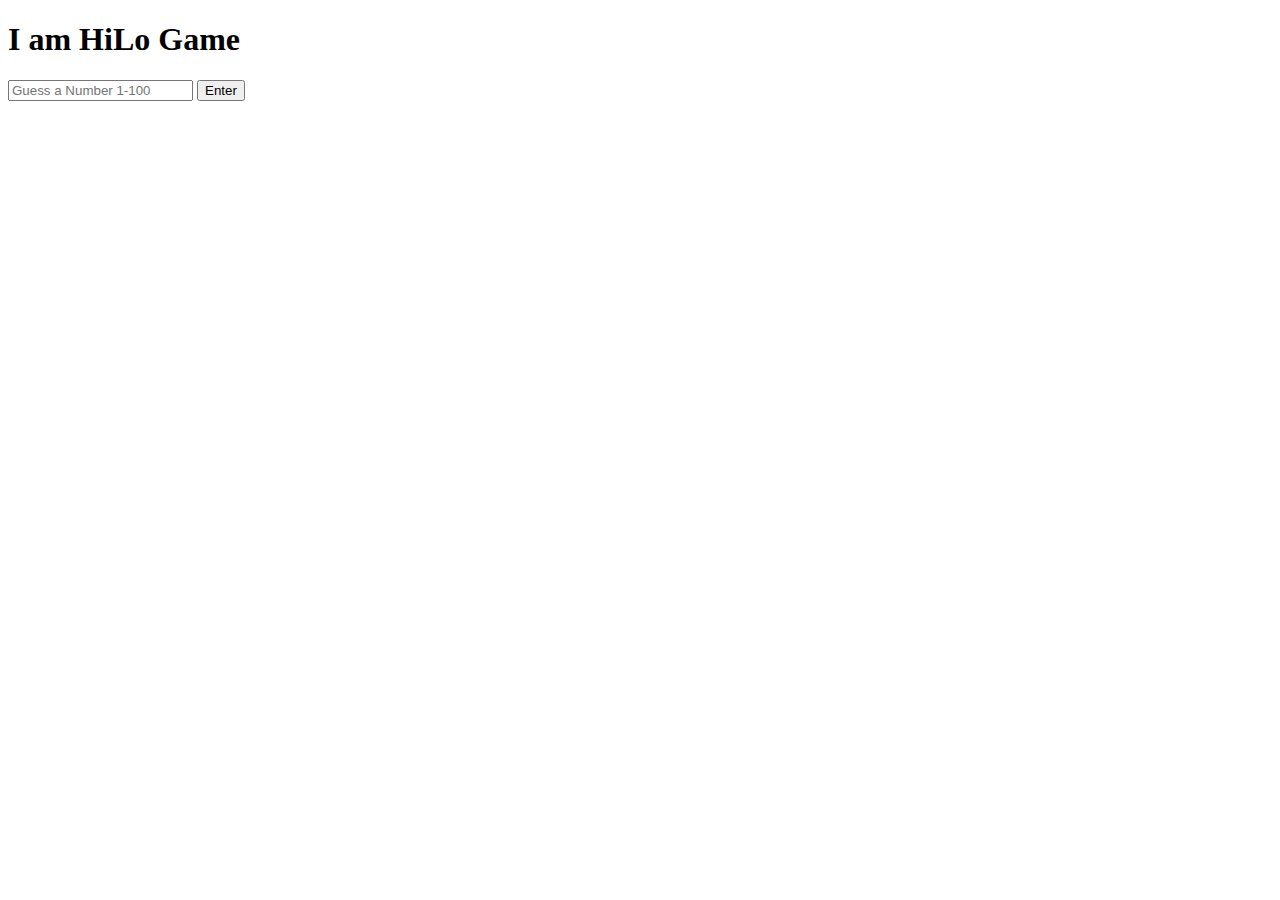
<file: hilo/index.html>
<!DOCTYPE html>
<html>
<head>
	<title>HiLo</title>
	<script src="https://ajax.googleapis.com/ajax/libs/jquery/2.2.4/jquery.min.js"></script>
	<script src="./main.js"></script>
	<style>
		#container {
			margin: 0 auto;
			display: block;
		}

		#gameInp {
			margin: 0 auto;
			display: block;
		}
	</style>
</head>
<body>
	<div id="container">
		<h1>I am HiLo Game</h1>
		<div id="gameInp">
			<input id="playerInp" type="text" placeholder="Guess a Number 1-100">
			<button id="submit"> Enter </button>
		</div>
		<div id="gameOut">
			<p id="compOut"></p>
			<p id="playerOut"></p>
		</div>
	</div>
</body>
</html>
</file>
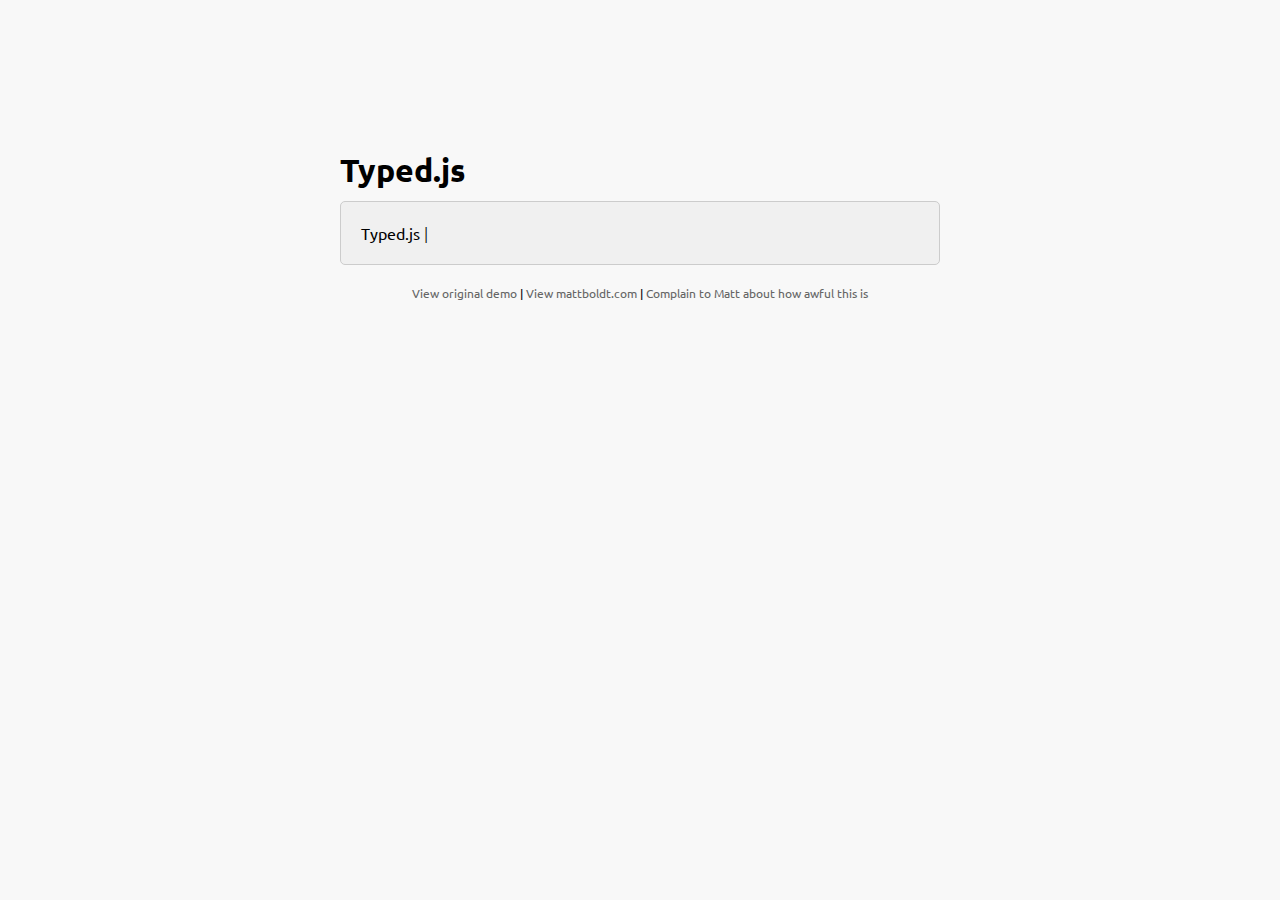
<file: assets/js/typed.js-master/index.htm>
<!doctype html>
<html lang="en">
<head>
    <meta charset="UTF-8">
    <title>Typed.js - Type your heart out</title>
    <!-- Get jQuery -->
    <script src="http://ajax.googleapis.com/ajax/libs/jquery/1.9.1/jquery.min.js"></script>
    <script src="js/typed.js" type="text/javascript"></script>
    <script>
    $(function(){

        $("#typed").typed({
            // strings: ["Typed.js is a <strong>jQuery</strong> plugin.", "It <em>types</em> out sentences.", "And then deletes them.", "Try it out!"],
            stringsElement: $('#typed-strings'),
            typeSpeed: 30,
            backDelay: 500,
            loop: false,
            contentType: 'html', // or text
            // defaults to false for infinite loop
            loopCount: false,
            callback: function(){ foo(); },
            resetCallback: function() { newTyped(); }
        });

        $(".reset").click(function(){
            $("#typed").typed('reset');
        });

    });

    function newTyped(){ /* A new typed object */ }

    function foo(){ console.log("Callback"); }

    </script>
    <link href="main.css" rel="stylesheet"/>
    <style>
        /* code for animated blinking cursor */
        .typed-cursor{
            opacity: 1;
            font-weight: 100;
            -webkit-animation: blink 0.7s infinite;
            -moz-animation: blink 0.7s infinite;
            -ms-animation: blink 0.7s infinite;
            -o-animation: blink 0.7s infinite;
            animation: blink 0.7s infinite;
        }
        @-keyframes blink{
            0% { opacity:1; }
            50% { opacity:0; }
            100% { opacity:1; }
        }
        @-webkit-keyframes blink{
            0% { opacity:1; }
            50% { opacity:0; }
            100% { opacity:1; }
        }
        @-moz-keyframes blink{
            0% { opacity:1; }
            50% { opacity:0; }
            100% { opacity:1; }
        }
        @-ms-keyframes blink{
            0% { opacity:1; }
            50% { opacity:0; }
            100% { opacity:1; }
        }
        @-o-keyframes blink{
            0% { opacity:1; }
            50% { opacity:0; }
            100% { opacity:1; }
        }
    </style>
</head>
<body>

    <div class="wrap">
        <h1 class="h1">Typed.js</h1>

        <div class="type-wrap">
            <div id="typed-strings">
                <p>Typed.js is a <strong>jQuery</strong> plugin.</p>
                <p>It <em>types</em> out sentences.</p>
                <p>And then deletes them.</p>
                <p>Try it out!</p>
            </div>
            <span id="typed" style="white-space:pre;"></span>
        </div>

        <div class="links">
            <a href="http://www.mattboldt.com/demos/typed-js">View original demo</a> | <a href="http://www.mattboldt.com">View mattboldt.com</a> | <a href="http://www.twitter.com/atmattb">Complain to Matt about how awful this is</a>
        </div>
    </div>

</body>
</html>
</file>
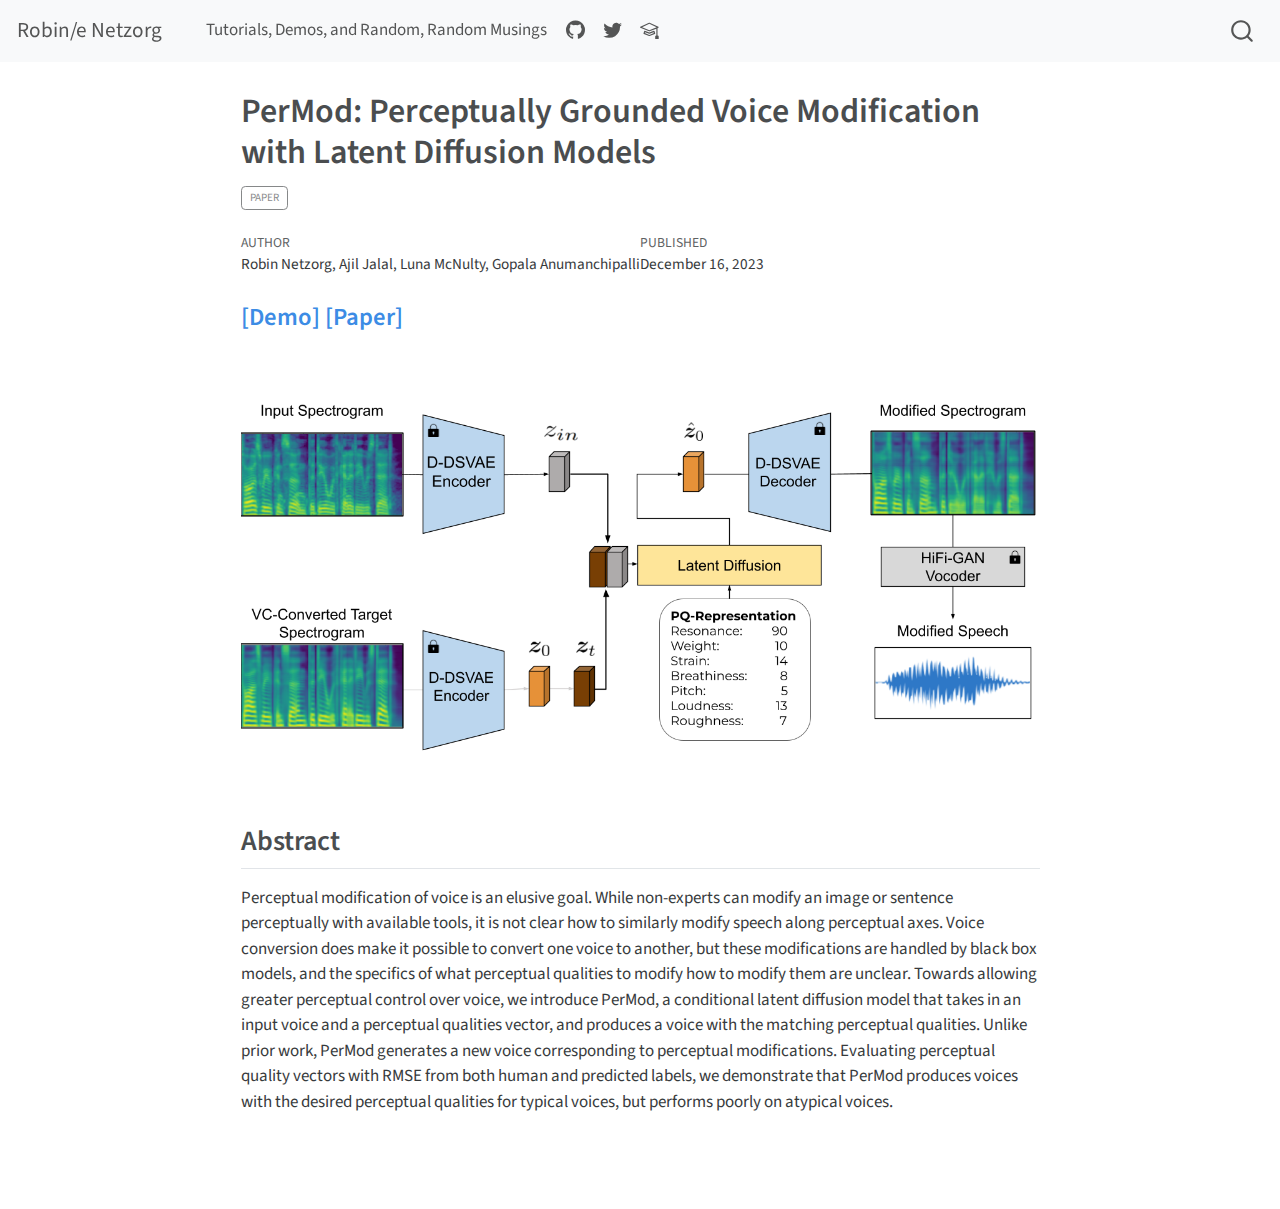
<file: docs/papers/permod/index.html>
<!DOCTYPE html>
<html xmlns="http://www.w3.org/1999/xhtml" lang="en" xml:lang="en"><head>

<meta charset="utf-8">
<meta name="generator" content="quarto-1.3.450">

<meta name="viewport" content="width=device-width, initial-scale=1.0, user-scalable=yes">

<meta name="author" content="Robin Netzorg, Ajil Jalal, Luna McNulty, Gopala Anumanchipalli">
<meta name="dcterms.date" content="2023-12-16">

<title>Robin/e Netzorg - PerMod: Perceptually Grounded Voice Modification with Latent Diffusion Models</title>
<style>
code{white-space: pre-wrap;}
span.smallcaps{font-variant: small-caps;}
div.columns{display: flex; gap: min(4vw, 1.5em);}
div.column{flex: auto; overflow-x: auto;}
div.hanging-indent{margin-left: 1.5em; text-indent: -1.5em;}
ul.task-list{list-style: none;}
ul.task-list li input[type="checkbox"] {
  width: 0.8em;
  margin: 0 0.8em 0.2em -1em; /* quarto-specific, see https://github.com/quarto-dev/quarto-cli/issues/4556 */ 
  vertical-align: middle;
}
</style>


<script src="../../site_libs/quarto-nav/quarto-nav.js"></script>
<script src="../../site_libs/quarto-nav/headroom.min.js"></script>
<script src="../../site_libs/clipboard/clipboard.min.js"></script>
<script src="../../site_libs/quarto-search/autocomplete.umd.js"></script>
<script src="../../site_libs/quarto-search/fuse.min.js"></script>
<script src="../../site_libs/quarto-search/quarto-search.js"></script>
<meta name="quarto:offset" content="../../">
<script src="../../site_libs/quarto-html/quarto.js"></script>
<script src="../../site_libs/quarto-html/popper.min.js"></script>
<script src="../../site_libs/quarto-html/tippy.umd.min.js"></script>
<script src="../../site_libs/quarto-html/anchor.min.js"></script>
<link href="../../site_libs/quarto-html/tippy.css" rel="stylesheet">
<link href="../../site_libs/quarto-html/quarto-syntax-highlighting.css" rel="stylesheet" id="quarto-text-highlighting-styles">
<script src="../../site_libs/bootstrap/bootstrap.min.js"></script>
<link href="../../site_libs/bootstrap/bootstrap-icons.css" rel="stylesheet">
<link href="../../site_libs/bootstrap/bootstrap.min.css" rel="stylesheet" id="quarto-bootstrap" data-mode="light">
<script id="quarto-search-options" type="application/json">{
  "location": "navbar",
  "copy-button": false,
  "collapse-after": 3,
  "panel-placement": "end",
  "type": "overlay",
  "limit": 20,
  "language": {
    "search-no-results-text": "No results",
    "search-matching-documents-text": "matching documents",
    "search-copy-link-title": "Copy link to search",
    "search-hide-matches-text": "Hide additional matches",
    "search-more-match-text": "more match in this document",
    "search-more-matches-text": "more matches in this document",
    "search-clear-button-title": "Clear",
    "search-detached-cancel-button-title": "Cancel",
    "search-submit-button-title": "Submit",
    "search-label": "Search"
  }
}</script>


<link rel="stylesheet" href="../../styles.css">
</head>

<body class="nav-fixed fullcontent">

<div id="quarto-search-results"></div>
  <header id="quarto-header" class="headroom fixed-top">
    <nav class="navbar navbar-expand-lg navbar-dark ">
      <div class="navbar-container container-fluid">
      <div class="navbar-brand-container">
    <a class="navbar-brand" href="../../index.html">
    <span class="navbar-title">Robin/e Netzorg</span>
    </a>
  </div>
            <div id="quarto-search" class="" title="Search"></div>
          <button class="navbar-toggler" type="button" data-bs-toggle="collapse" data-bs-target="#navbarCollapse" aria-controls="navbarCollapse" aria-expanded="false" aria-label="Toggle navigation" onclick="if (window.quartoToggleHeadroom) { window.quartoToggleHeadroom(); }">
  <span class="navbar-toggler-icon"></span>
</button>
          <div class="collapse navbar-collapse" id="navbarCollapse">
            <ul class="navbar-nav navbar-nav-scroll me-auto">
  <li class="nav-item">
    <a class="nav-link" href="../../posts.html" rel="" target="">
 <span class="menu-text">Tutorials, Demos, and Random, Random Musings</span></a>
  </li>  
  <li class="nav-item compact">
    <a class="nav-link" href="https://github.com/robbizorg" rel="" target=""><i class="bi bi-github" role="img">
</i> 
 <span class="menu-text"></span></a>
  </li>  
  <li class="nav-item compact">
    <a class="nav-link" href="https://twitter.com/RNetzorg" rel="" target=""><i class="bi bi-twitter" role="img">
</i> 
 <span class="menu-text"></span></a>
  </li>  
  <li class="nav-item compact">
    <a class="nav-link" href="https://scholar.google.com/citations?user=2L_8ynAAAAAJ&amp;hl=en" rel="" target=""><i class="bi bi-mortarboard" role="img">
</i> 
 <span class="menu-text"></span></a>
  </li>  
</ul>
            <div class="quarto-navbar-tools ms-auto">
</div>
          </div> <!-- /navcollapse -->
      </div> <!-- /container-fluid -->
    </nav>
</header>
<!-- content -->
<div id="quarto-content" class="quarto-container page-columns page-rows-contents page-layout-article page-navbar">
<!-- sidebar -->
<!-- margin-sidebar -->
    
<!-- main -->
<main class="content" id="quarto-document-content">

<header id="title-block-header" class="quarto-title-block default">
<div class="quarto-title">
<h1 class="title">PerMod: Perceptually Grounded Voice Modification with Latent Diffusion Models</h1>
  <div class="quarto-categories">
    <div class="quarto-category">paper</div>
  </div>
  </div>



<div class="quarto-title-meta">

    <div>
    <div class="quarto-title-meta-heading">Author</div>
    <div class="quarto-title-meta-contents">
             <p>Robin Netzorg, Ajil Jalal, Luna McNulty, Gopala Anumanchipalli </p>
          </div>
  </div>
    
    <div>
    <div class="quarto-title-meta-heading">Published</div>
    <div class="quarto-title-meta-contents">
      <p class="date">December 16, 2023</p>
    </div>
  </div>
  
    
  </div>
  

</header>

<section id="demo-paper" class="level3">
<h3 class="anchored" data-anchor-id="demo-paper"><span class="no-underline paper-link"><a href="https://berkeley-speech-group.github.io/PerModLDM/">[Demo]</a></span> <span class="no-underline paper-link"><a href="https://arxiv.org/abs/2312.08494">[Paper]</a></span></h3>
<p><img src="model_figure.png" class="img-fluid"></p>
</section>
<section id="abstract" class="level2">
<h2 class="anchored" data-anchor-id="abstract">Abstract</h2>
<p>Perceptual modification of voice is an elusive goal. While non-experts can modify an image or sentence perceptually with available tools, it is not clear how to similarly modify speech along perceptual axes. Voice conversion does make it possible to convert one voice to another, but these modifications are handled by black box models, and the specifics of what perceptual qualities to modify how to modify them are unclear. Towards allowing greater perceptual control over voice, we introduce PerMod, a conditional latent diffusion model that takes in an input voice and a perceptual qualities vector, and produces a voice with the matching perceptual qualities. Unlike prior work, PerMod generates a new voice corresponding to perceptual modifications. Evaluating perceptual quality vectors with RMSE from both human and predicted labels, we demonstrate that PerMod produces voices with the desired perceptual qualities for typical voices, but performs poorly on atypical voices.</p>


</section>

</main> <!-- /main -->
<script id="quarto-html-after-body" type="application/javascript">
window.document.addEventListener("DOMContentLoaded", function (event) {
  const toggleBodyColorMode = (bsSheetEl) => {
    const mode = bsSheetEl.getAttribute("data-mode");
    const bodyEl = window.document.querySelector("body");
    if (mode === "dark") {
      bodyEl.classList.add("quarto-dark");
      bodyEl.classList.remove("quarto-light");
    } else {
      bodyEl.classList.add("quarto-light");
      bodyEl.classList.remove("quarto-dark");
    }
  }
  const toggleBodyColorPrimary = () => {
    const bsSheetEl = window.document.querySelector("link#quarto-bootstrap");
    if (bsSheetEl) {
      toggleBodyColorMode(bsSheetEl);
    }
  }
  toggleBodyColorPrimary();  
  const icon = "";
  const anchorJS = new window.AnchorJS();
  anchorJS.options = {
    placement: 'right',
    icon: icon
  };
  anchorJS.add('.anchored');
  const isCodeAnnotation = (el) => {
    for (const clz of el.classList) {
      if (clz.startsWith('code-annotation-')) {                     
        return true;
      }
    }
    return false;
  }
  const clipboard = new window.ClipboardJS('.code-copy-button', {
    text: function(trigger) {
      const codeEl = trigger.previousElementSibling.cloneNode(true);
      for (const childEl of codeEl.children) {
        if (isCodeAnnotation(childEl)) {
          childEl.remove();
        }
      }
      return codeEl.innerText;
    }
  });
  clipboard.on('success', function(e) {
    // button target
    const button = e.trigger;
    // don't keep focus
    button.blur();
    // flash "checked"
    button.classList.add('code-copy-button-checked');
    var currentTitle = button.getAttribute("title");
    button.setAttribute("title", "Copied!");
    let tooltip;
    if (window.bootstrap) {
      button.setAttribute("data-bs-toggle", "tooltip");
      button.setAttribute("data-bs-placement", "left");
      button.setAttribute("data-bs-title", "Copied!");
      tooltip = new bootstrap.Tooltip(button, 
        { trigger: "manual", 
          customClass: "code-copy-button-tooltip",
          offset: [0, -8]});
      tooltip.show();    
    }
    setTimeout(function() {
      if (tooltip) {
        tooltip.hide();
        button.removeAttribute("data-bs-title");
        button.removeAttribute("data-bs-toggle");
        button.removeAttribute("data-bs-placement");
      }
      button.setAttribute("title", currentTitle);
      button.classList.remove('code-copy-button-checked');
    }, 1000);
    // clear code selection
    e.clearSelection();
  });
  function tippyHover(el, contentFn) {
    const config = {
      allowHTML: true,
      content: contentFn,
      maxWidth: 500,
      delay: 100,
      arrow: false,
      appendTo: function(el) {
          return el.parentElement;
      },
      interactive: true,
      interactiveBorder: 10,
      theme: 'quarto',
      placement: 'bottom-start'
    };
    window.tippy(el, config); 
  }
  const noterefs = window.document.querySelectorAll('a[role="doc-noteref"]');
  for (var i=0; i<noterefs.length; i++) {
    const ref = noterefs[i];
    tippyHover(ref, function() {
      // use id or data attribute instead here
      let href = ref.getAttribute('data-footnote-href') || ref.getAttribute('href');
      try { href = new URL(href).hash; } catch {}
      const id = href.replace(/^#\/?/, "");
      const note = window.document.getElementById(id);
      return note.innerHTML;
    });
  }
      let selectedAnnoteEl;
      const selectorForAnnotation = ( cell, annotation) => {
        let cellAttr = 'data-code-cell="' + cell + '"';
        let lineAttr = 'data-code-annotation="' +  annotation + '"';
        const selector = 'span[' + cellAttr + '][' + lineAttr + ']';
        return selector;
      }
      const selectCodeLines = (annoteEl) => {
        const doc = window.document;
        const targetCell = annoteEl.getAttribute("data-target-cell");
        const targetAnnotation = annoteEl.getAttribute("data-target-annotation");
        const annoteSpan = window.document.querySelector(selectorForAnnotation(targetCell, targetAnnotation));
        const lines = annoteSpan.getAttribute("data-code-lines").split(",");
        const lineIds = lines.map((line) => {
          return targetCell + "-" + line;
        })
        let top = null;
        let height = null;
        let parent = null;
        if (lineIds.length > 0) {
            //compute the position of the single el (top and bottom and make a div)
            const el = window.document.getElementById(lineIds[0]);
            top = el.offsetTop;
            height = el.offsetHeight;
            parent = el.parentElement.parentElement;
          if (lineIds.length > 1) {
            const lastEl = window.document.getElementById(lineIds[lineIds.length - 1]);
            const bottom = lastEl.offsetTop + lastEl.offsetHeight;
            height = bottom - top;
          }
          if (top !== null && height !== null && parent !== null) {
            // cook up a div (if necessary) and position it 
            let div = window.document.getElementById("code-annotation-line-highlight");
            if (div === null) {
              div = window.document.createElement("div");
              div.setAttribute("id", "code-annotation-line-highlight");
              div.style.position = 'absolute';
              parent.appendChild(div);
            }
            div.style.top = top - 2 + "px";
            div.style.height = height + 4 + "px";
            let gutterDiv = window.document.getElementById("code-annotation-line-highlight-gutter");
            if (gutterDiv === null) {
              gutterDiv = window.document.createElement("div");
              gutterDiv.setAttribute("id", "code-annotation-line-highlight-gutter");
              gutterDiv.style.position = 'absolute';
              const codeCell = window.document.getElementById(targetCell);
              const gutter = codeCell.querySelector('.code-annotation-gutter');
              gutter.appendChild(gutterDiv);
            }
            gutterDiv.style.top = top - 2 + "px";
            gutterDiv.style.height = height + 4 + "px";
          }
          selectedAnnoteEl = annoteEl;
        }
      };
      const unselectCodeLines = () => {
        const elementsIds = ["code-annotation-line-highlight", "code-annotation-line-highlight-gutter"];
        elementsIds.forEach((elId) => {
          const div = window.document.getElementById(elId);
          if (div) {
            div.remove();
          }
        });
        selectedAnnoteEl = undefined;
      };
      // Attach click handler to the DT
      const annoteDls = window.document.querySelectorAll('dt[data-target-cell]');
      for (const annoteDlNode of annoteDls) {
        annoteDlNode.addEventListener('click', (event) => {
          const clickedEl = event.target;
          if (clickedEl !== selectedAnnoteEl) {
            unselectCodeLines();
            const activeEl = window.document.querySelector('dt[data-target-cell].code-annotation-active');
            if (activeEl) {
              activeEl.classList.remove('code-annotation-active');
            }
            selectCodeLines(clickedEl);
            clickedEl.classList.add('code-annotation-active');
          } else {
            // Unselect the line
            unselectCodeLines();
            clickedEl.classList.remove('code-annotation-active');
          }
        });
      }
  const findCites = (el) => {
    const parentEl = el.parentElement;
    if (parentEl) {
      const cites = parentEl.dataset.cites;
      if (cites) {
        return {
          el,
          cites: cites.split(' ')
        };
      } else {
        return findCites(el.parentElement)
      }
    } else {
      return undefined;
    }
  };
  var bibliorefs = window.document.querySelectorAll('a[role="doc-biblioref"]');
  for (var i=0; i<bibliorefs.length; i++) {
    const ref = bibliorefs[i];
    const citeInfo = findCites(ref);
    if (citeInfo) {
      tippyHover(citeInfo.el, function() {
        var popup = window.document.createElement('div');
        citeInfo.cites.forEach(function(cite) {
          var citeDiv = window.document.createElement('div');
          citeDiv.classList.add('hanging-indent');
          citeDiv.classList.add('csl-entry');
          var biblioDiv = window.document.getElementById('ref-' + cite);
          if (biblioDiv) {
            citeDiv.innerHTML = biblioDiv.innerHTML;
          }
          popup.appendChild(citeDiv);
        });
        return popup.innerHTML;
      });
    }
  }
});
</script>
</div> <!-- /content -->



</body></html>
</file>
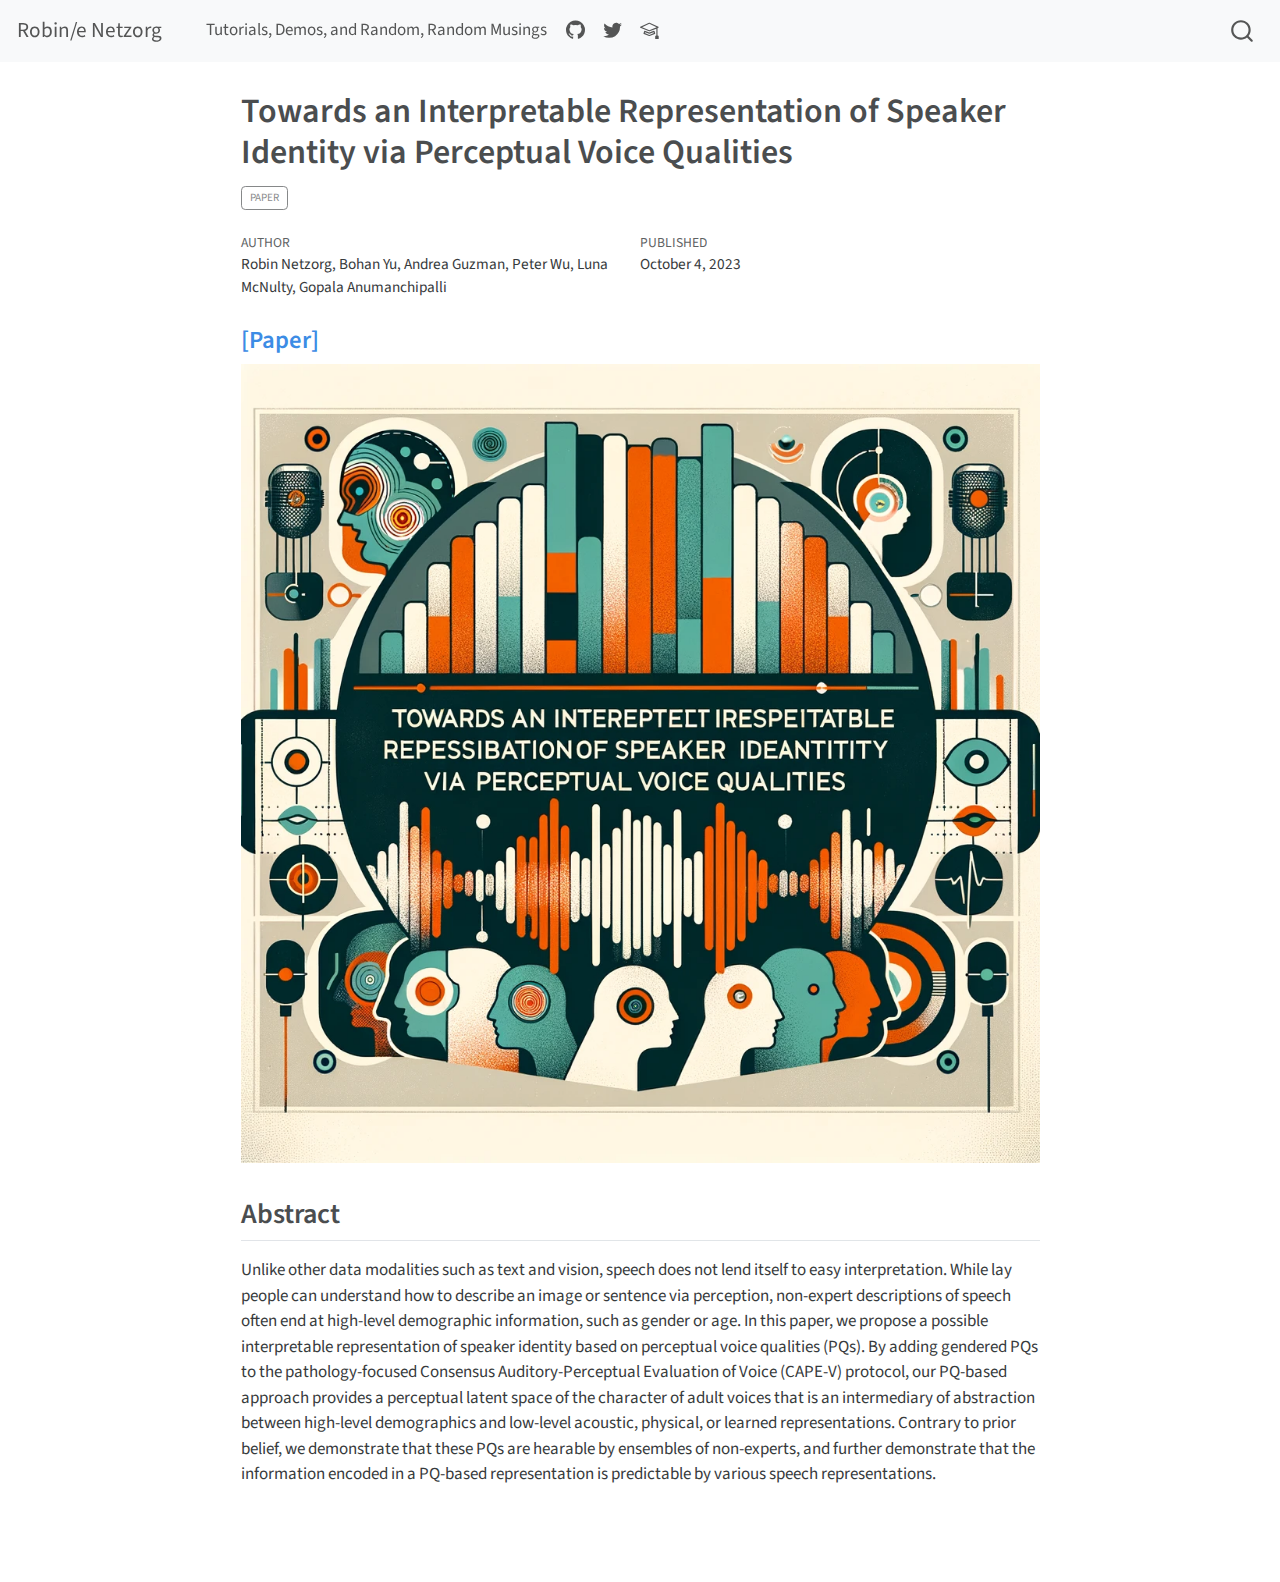
<file: docs/papers/pq_rep/index.html>
<!DOCTYPE html>
<html xmlns="http://www.w3.org/1999/xhtml" lang="en" xml:lang="en"><head>

<meta charset="utf-8">
<meta name="generator" content="quarto-1.3.450">

<meta name="viewport" content="width=device-width, initial-scale=1.0, user-scalable=yes">

<meta name="author" content="Robin Netzorg, Bohan Yu, Andrea Guzman, Peter Wu, Luna McNulty, Gopala Anumanchipalli">
<meta name="dcterms.date" content="2023-10-04">

<title>Robin/e Netzorg - Towards an Interpretable Representation of Speaker Identity via Perceptual Voice Qualities</title>
<style>
code{white-space: pre-wrap;}
span.smallcaps{font-variant: small-caps;}
div.columns{display: flex; gap: min(4vw, 1.5em);}
div.column{flex: auto; overflow-x: auto;}
div.hanging-indent{margin-left: 1.5em; text-indent: -1.5em;}
ul.task-list{list-style: none;}
ul.task-list li input[type="checkbox"] {
  width: 0.8em;
  margin: 0 0.8em 0.2em -1em; /* quarto-specific, see https://github.com/quarto-dev/quarto-cli/issues/4556 */ 
  vertical-align: middle;
}
</style>


<script src="../../site_libs/quarto-nav/quarto-nav.js"></script>
<script src="../../site_libs/quarto-nav/headroom.min.js"></script>
<script src="../../site_libs/clipboard/clipboard.min.js"></script>
<script src="../../site_libs/quarto-search/autocomplete.umd.js"></script>
<script src="../../site_libs/quarto-search/fuse.min.js"></script>
<script src="../../site_libs/quarto-search/quarto-search.js"></script>
<meta name="quarto:offset" content="../../">
<script src="../../site_libs/quarto-html/quarto.js"></script>
<script src="../../site_libs/quarto-html/popper.min.js"></script>
<script src="../../site_libs/quarto-html/tippy.umd.min.js"></script>
<script src="../../site_libs/quarto-html/anchor.min.js"></script>
<link href="../../site_libs/quarto-html/tippy.css" rel="stylesheet">
<link href="../../site_libs/quarto-html/quarto-syntax-highlighting.css" rel="stylesheet" id="quarto-text-highlighting-styles">
<script src="../../site_libs/bootstrap/bootstrap.min.js"></script>
<link href="../../site_libs/bootstrap/bootstrap-icons.css" rel="stylesheet">
<link href="../../site_libs/bootstrap/bootstrap.min.css" rel="stylesheet" id="quarto-bootstrap" data-mode="light">
<script id="quarto-search-options" type="application/json">{
  "location": "navbar",
  "copy-button": false,
  "collapse-after": 3,
  "panel-placement": "end",
  "type": "overlay",
  "limit": 20,
  "language": {
    "search-no-results-text": "No results",
    "search-matching-documents-text": "matching documents",
    "search-copy-link-title": "Copy link to search",
    "search-hide-matches-text": "Hide additional matches",
    "search-more-match-text": "more match in this document",
    "search-more-matches-text": "more matches in this document",
    "search-clear-button-title": "Clear",
    "search-detached-cancel-button-title": "Cancel",
    "search-submit-button-title": "Submit",
    "search-label": "Search"
  }
}</script>


<link rel="stylesheet" href="../../styles.css">
</head>

<body class="nav-fixed fullcontent">

<div id="quarto-search-results"></div>
  <header id="quarto-header" class="headroom fixed-top">
    <nav class="navbar navbar-expand-lg navbar-dark ">
      <div class="navbar-container container-fluid">
      <div class="navbar-brand-container">
    <a class="navbar-brand" href="../../index.html">
    <span class="navbar-title">Robin/e Netzorg</span>
    </a>
  </div>
            <div id="quarto-search" class="" title="Search"></div>
          <button class="navbar-toggler" type="button" data-bs-toggle="collapse" data-bs-target="#navbarCollapse" aria-controls="navbarCollapse" aria-expanded="false" aria-label="Toggle navigation" onclick="if (window.quartoToggleHeadroom) { window.quartoToggleHeadroom(); }">
  <span class="navbar-toggler-icon"></span>
</button>
          <div class="collapse navbar-collapse" id="navbarCollapse">
            <ul class="navbar-nav navbar-nav-scroll me-auto">
  <li class="nav-item">
    <a class="nav-link" href="../../posts.html" rel="" target="">
 <span class="menu-text">Tutorials, Demos, and Random, Random Musings</span></a>
  </li>  
  <li class="nav-item compact">
    <a class="nav-link" href="https://github.com/robbizorg" rel="" target=""><i class="bi bi-github" role="img">
</i> 
 <span class="menu-text"></span></a>
  </li>  
  <li class="nav-item compact">
    <a class="nav-link" href="https://twitter.com/RNetzorg" rel="" target=""><i class="bi bi-twitter" role="img">
</i> 
 <span class="menu-text"></span></a>
  </li>  
  <li class="nav-item compact">
    <a class="nav-link" href="https://scholar.google.com/citations?user=2L_8ynAAAAAJ&amp;hl=en" rel="" target=""><i class="bi bi-mortarboard" role="img">
</i> 
 <span class="menu-text"></span></a>
  </li>  
</ul>
            <div class="quarto-navbar-tools ms-auto">
</div>
          </div> <!-- /navcollapse -->
      </div> <!-- /container-fluid -->
    </nav>
</header>
<!-- content -->
<div id="quarto-content" class="quarto-container page-columns page-rows-contents page-layout-article page-navbar">
<!-- sidebar -->
<!-- margin-sidebar -->
    
<!-- main -->
<main class="content" id="quarto-document-content">

<header id="title-block-header" class="quarto-title-block default">
<div class="quarto-title">
<h1 class="title">Towards an Interpretable Representation of Speaker Identity via Perceptual Voice Qualities</h1>
  <div class="quarto-categories">
    <div class="quarto-category">paper</div>
  </div>
  </div>



<div class="quarto-title-meta">

    <div>
    <div class="quarto-title-meta-heading">Author</div>
    <div class="quarto-title-meta-contents">
             <p>Robin Netzorg, Bohan Yu, Andrea Guzman, Peter Wu, Luna McNulty, Gopala Anumanchipalli </p>
          </div>
  </div>
    
    <div>
    <div class="quarto-title-meta-heading">Published</div>
    <div class="quarto-title-meta-contents">
      <p class="date">October 4, 2023</p>
    </div>
  </div>
  
    
  </div>
  

</header>

<section id="paper" class="level3">
<h3 class="anchored" data-anchor-id="paper"><span class="no-underline paper-link"><a href="https://arxiv.org/abs/2310.02497">[Paper]</a></span></h3>
<p><img src="thumbnail.webp" class="img-fluid"></p>
</section>
<section id="abstract" class="level2">
<h2 class="anchored" data-anchor-id="abstract">Abstract</h2>
<p>Unlike other data modalities such as text and vision, speech does not lend itself to easy interpretation. While lay people can understand how to describe an image or sentence via perception, non-expert descriptions of speech often end at high-level demographic information, such as gender or age. In this paper, we propose a possible interpretable representation of speaker identity based on perceptual voice qualities (PQs). By adding gendered PQs to the pathology-focused Consensus Auditory-Perceptual Evaluation of Voice (CAPE-V) protocol, our PQ-based approach provides a perceptual latent space of the character of adult voices that is an intermediary of abstraction between high-level demographics and low-level acoustic, physical, or learned representations. Contrary to prior belief, we demonstrate that these PQs are hearable by ensembles of non-experts, and further demonstrate that the information encoded in a PQ-based representation is predictable by various speech representations.</p>


</section>

</main> <!-- /main -->
<script id="quarto-html-after-body" type="application/javascript">
window.document.addEventListener("DOMContentLoaded", function (event) {
  const toggleBodyColorMode = (bsSheetEl) => {
    const mode = bsSheetEl.getAttribute("data-mode");
    const bodyEl = window.document.querySelector("body");
    if (mode === "dark") {
      bodyEl.classList.add("quarto-dark");
      bodyEl.classList.remove("quarto-light");
    } else {
      bodyEl.classList.add("quarto-light");
      bodyEl.classList.remove("quarto-dark");
    }
  }
  const toggleBodyColorPrimary = () => {
    const bsSheetEl = window.document.querySelector("link#quarto-bootstrap");
    if (bsSheetEl) {
      toggleBodyColorMode(bsSheetEl);
    }
  }
  toggleBodyColorPrimary();  
  const icon = "";
  const anchorJS = new window.AnchorJS();
  anchorJS.options = {
    placement: 'right',
    icon: icon
  };
  anchorJS.add('.anchored');
  const isCodeAnnotation = (el) => {
    for (const clz of el.classList) {
      if (clz.startsWith('code-annotation-')) {                     
        return true;
      }
    }
    return false;
  }
  const clipboard = new window.ClipboardJS('.code-copy-button', {
    text: function(trigger) {
      const codeEl = trigger.previousElementSibling.cloneNode(true);
      for (const childEl of codeEl.children) {
        if (isCodeAnnotation(childEl)) {
          childEl.remove();
        }
      }
      return codeEl.innerText;
    }
  });
  clipboard.on('success', function(e) {
    // button target
    const button = e.trigger;
    // don't keep focus
    button.blur();
    // flash "checked"
    button.classList.add('code-copy-button-checked');
    var currentTitle = button.getAttribute("title");
    button.setAttribute("title", "Copied!");
    let tooltip;
    if (window.bootstrap) {
      button.setAttribute("data-bs-toggle", "tooltip");
      button.setAttribute("data-bs-placement", "left");
      button.setAttribute("data-bs-title", "Copied!");
      tooltip = new bootstrap.Tooltip(button, 
        { trigger: "manual", 
          customClass: "code-copy-button-tooltip",
          offset: [0, -8]});
      tooltip.show();    
    }
    setTimeout(function() {
      if (tooltip) {
        tooltip.hide();
        button.removeAttribute("data-bs-title");
        button.removeAttribute("data-bs-toggle");
        button.removeAttribute("data-bs-placement");
      }
      button.setAttribute("title", currentTitle);
      button.classList.remove('code-copy-button-checked');
    }, 1000);
    // clear code selection
    e.clearSelection();
  });
  function tippyHover(el, contentFn) {
    const config = {
      allowHTML: true,
      content: contentFn,
      maxWidth: 500,
      delay: 100,
      arrow: false,
      appendTo: function(el) {
          return el.parentElement;
      },
      interactive: true,
      interactiveBorder: 10,
      theme: 'quarto',
      placement: 'bottom-start'
    };
    window.tippy(el, config); 
  }
  const noterefs = window.document.querySelectorAll('a[role="doc-noteref"]');
  for (var i=0; i<noterefs.length; i++) {
    const ref = noterefs[i];
    tippyHover(ref, function() {
      // use id or data attribute instead here
      let href = ref.getAttribute('data-footnote-href') || ref.getAttribute('href');
      try { href = new URL(href).hash; } catch {}
      const id = href.replace(/^#\/?/, "");
      const note = window.document.getElementById(id);
      return note.innerHTML;
    });
  }
      let selectedAnnoteEl;
      const selectorForAnnotation = ( cell, annotation) => {
        let cellAttr = 'data-code-cell="' + cell + '"';
        let lineAttr = 'data-code-annotation="' +  annotation + '"';
        const selector = 'span[' + cellAttr + '][' + lineAttr + ']';
        return selector;
      }
      const selectCodeLines = (annoteEl) => {
        const doc = window.document;
        const targetCell = annoteEl.getAttribute("data-target-cell");
        const targetAnnotation = annoteEl.getAttribute("data-target-annotation");
        const annoteSpan = window.document.querySelector(selectorForAnnotation(targetCell, targetAnnotation));
        const lines = annoteSpan.getAttribute("data-code-lines").split(",");
        const lineIds = lines.map((line) => {
          return targetCell + "-" + line;
        })
        let top = null;
        let height = null;
        let parent = null;
        if (lineIds.length > 0) {
            //compute the position of the single el (top and bottom and make a div)
            const el = window.document.getElementById(lineIds[0]);
            top = el.offsetTop;
            height = el.offsetHeight;
            parent = el.parentElement.parentElement;
          if (lineIds.length > 1) {
            const lastEl = window.document.getElementById(lineIds[lineIds.length - 1]);
            const bottom = lastEl.offsetTop + lastEl.offsetHeight;
            height = bottom - top;
          }
          if (top !== null && height !== null && parent !== null) {
            // cook up a div (if necessary) and position it 
            let div = window.document.getElementById("code-annotation-line-highlight");
            if (div === null) {
              div = window.document.createElement("div");
              div.setAttribute("id", "code-annotation-line-highlight");
              div.style.position = 'absolute';
              parent.appendChild(div);
            }
            div.style.top = top - 2 + "px";
            div.style.height = height + 4 + "px";
            let gutterDiv = window.document.getElementById("code-annotation-line-highlight-gutter");
            if (gutterDiv === null) {
              gutterDiv = window.document.createElement("div");
              gutterDiv.setAttribute("id", "code-annotation-line-highlight-gutter");
              gutterDiv.style.position = 'absolute';
              const codeCell = window.document.getElementById(targetCell);
              const gutter = codeCell.querySelector('.code-annotation-gutter');
              gutter.appendChild(gutterDiv);
            }
            gutterDiv.style.top = top - 2 + "px";
            gutterDiv.style.height = height + 4 + "px";
          }
          selectedAnnoteEl = annoteEl;
        }
      };
      const unselectCodeLines = () => {
        const elementsIds = ["code-annotation-line-highlight", "code-annotation-line-highlight-gutter"];
        elementsIds.forEach((elId) => {
          const div = window.document.getElementById(elId);
          if (div) {
            div.remove();
          }
        });
        selectedAnnoteEl = undefined;
      };
      // Attach click handler to the DT
      const annoteDls = window.document.querySelectorAll('dt[data-target-cell]');
      for (const annoteDlNode of annoteDls) {
        annoteDlNode.addEventListener('click', (event) => {
          const clickedEl = event.target;
          if (clickedEl !== selectedAnnoteEl) {
            unselectCodeLines();
            const activeEl = window.document.querySelector('dt[data-target-cell].code-annotation-active');
            if (activeEl) {
              activeEl.classList.remove('code-annotation-active');
            }
            selectCodeLines(clickedEl);
            clickedEl.classList.add('code-annotation-active');
          } else {
            // Unselect the line
            unselectCodeLines();
            clickedEl.classList.remove('code-annotation-active');
          }
        });
      }
  const findCites = (el) => {
    const parentEl = el.parentElement;
    if (parentEl) {
      const cites = parentEl.dataset.cites;
      if (cites) {
        return {
          el,
          cites: cites.split(' ')
        };
      } else {
        return findCites(el.parentElement)
      }
    } else {
      return undefined;
    }
  };
  var bibliorefs = window.document.querySelectorAll('a[role="doc-biblioref"]');
  for (var i=0; i<bibliorefs.length; i++) {
    const ref = bibliorefs[i];
    const citeInfo = findCites(ref);
    if (citeInfo) {
      tippyHover(citeInfo.el, function() {
        var popup = window.document.createElement('div');
        citeInfo.cites.forEach(function(cite) {
          var citeDiv = window.document.createElement('div');
          citeDiv.classList.add('hanging-indent');
          citeDiv.classList.add('csl-entry');
          var biblioDiv = window.document.getElementById('ref-' + cite);
          if (biblioDiv) {
            citeDiv.innerHTML = biblioDiv.innerHTML;
          }
          popup.appendChild(citeDiv);
        });
        return popup.innerHTML;
      });
    }
  }
});
</script>
</div> <!-- /content -->



</body></html>
</file>
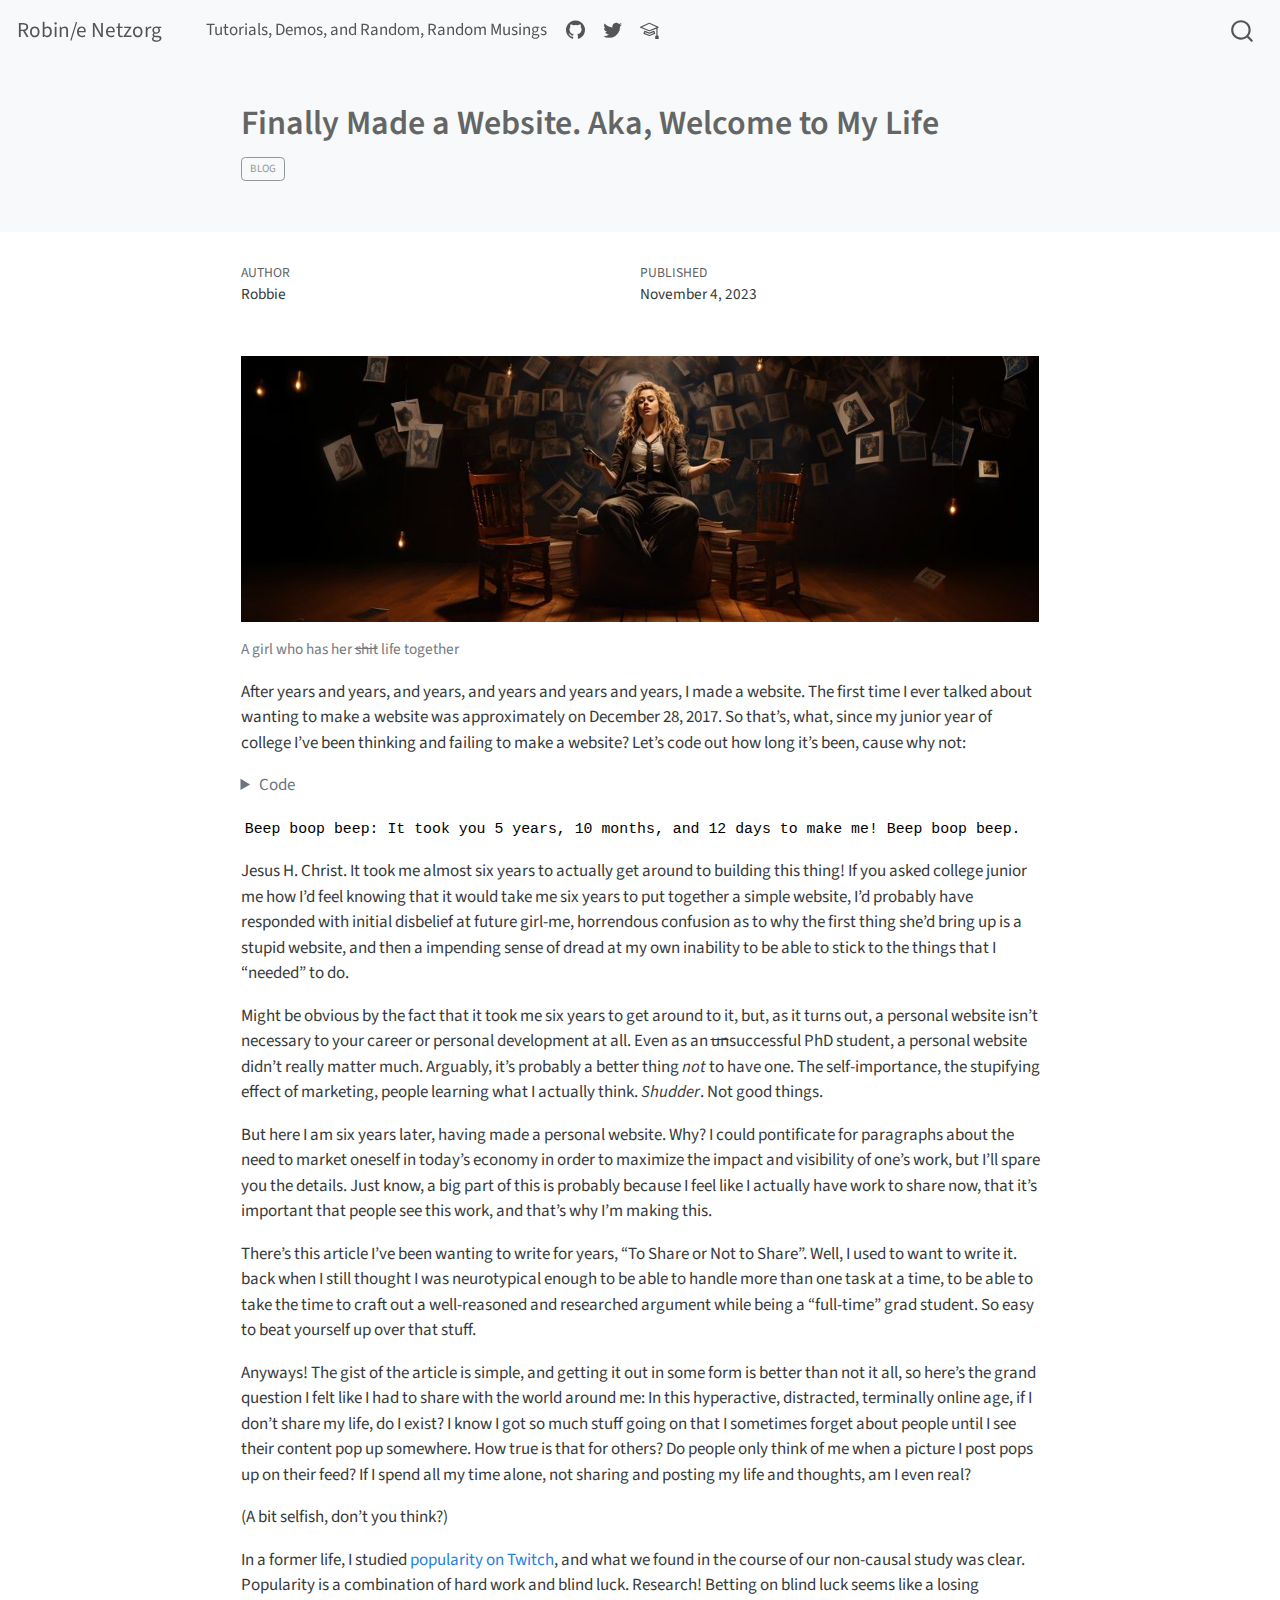
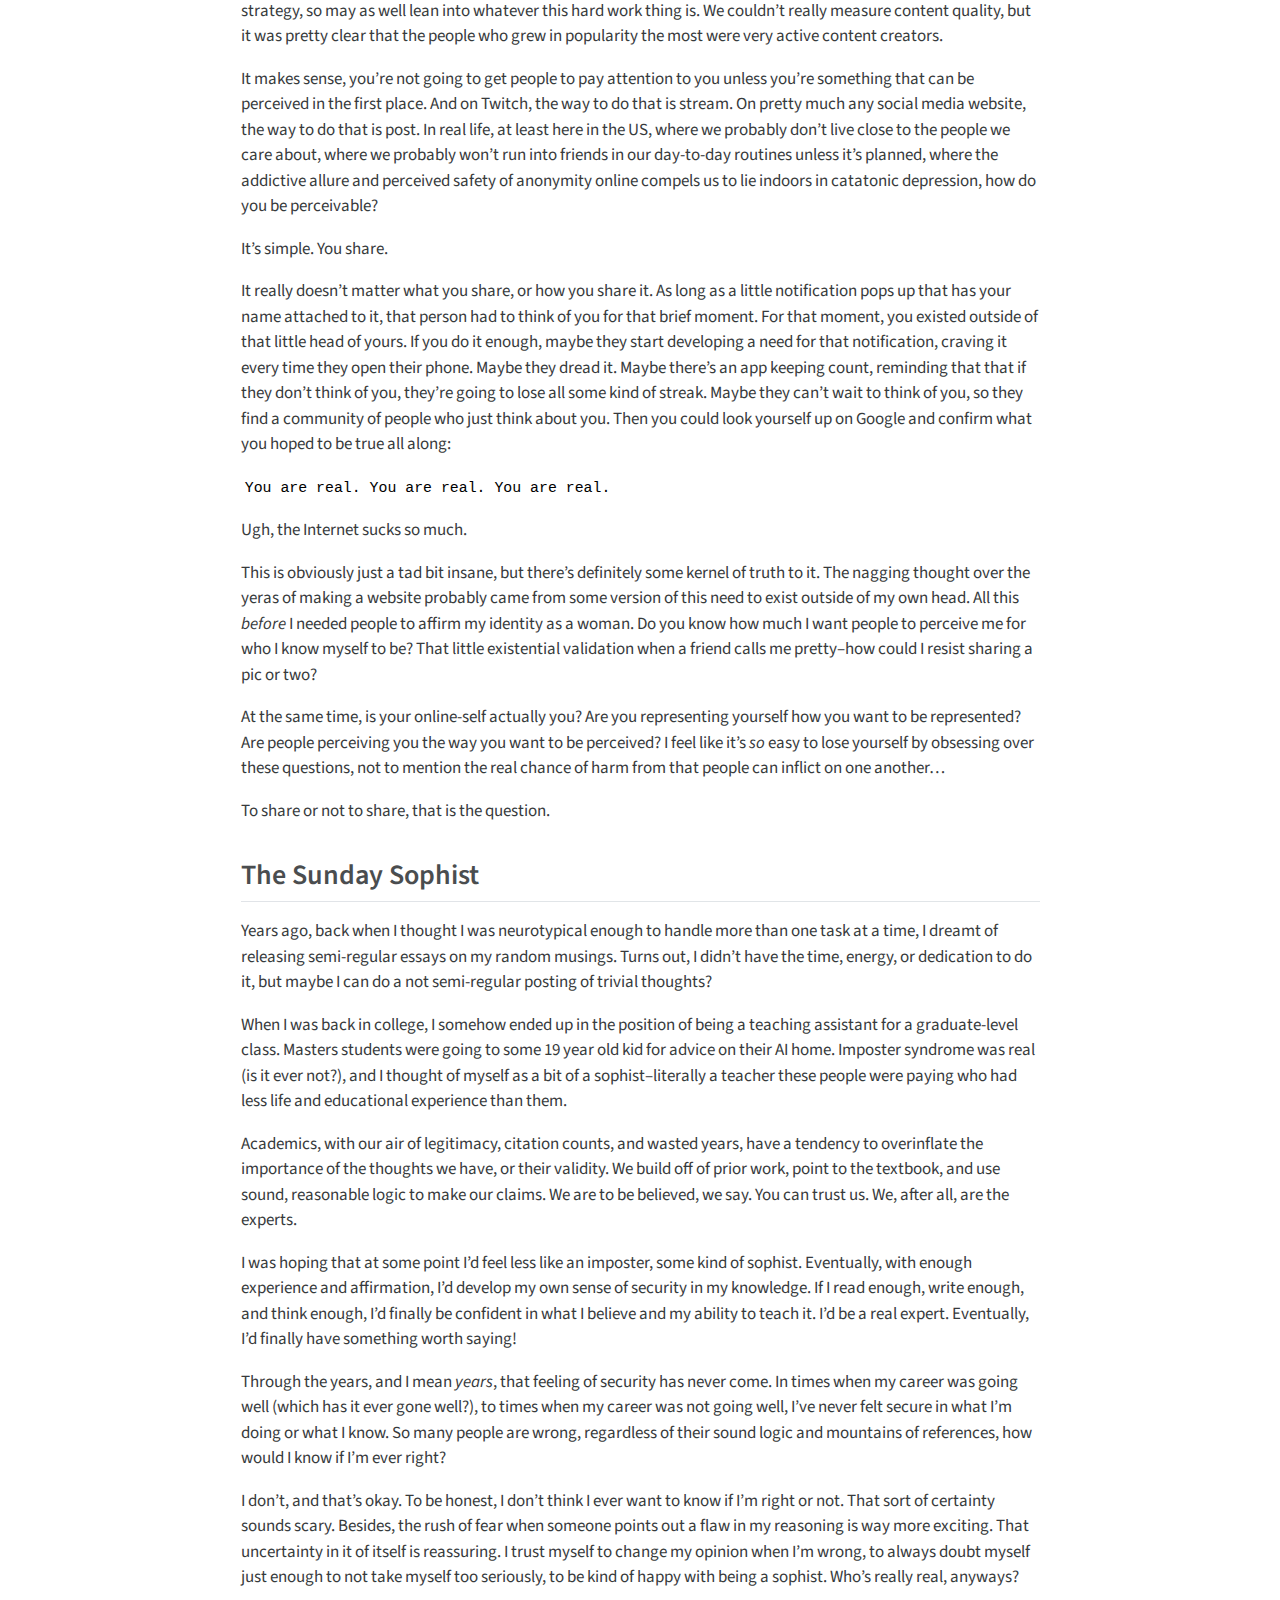
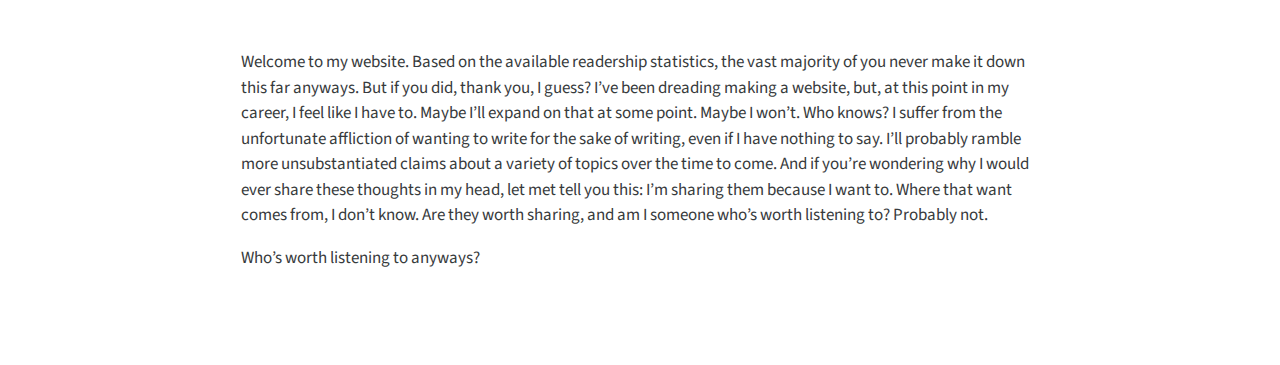
<file: docs/posts/hello_again/index.html>
<!DOCTYPE html>
<html xmlns="http://www.w3.org/1999/xhtml" lang="en" xml:lang="en"><head>

<meta charset="utf-8">
<meta name="generator" content="quarto-1.3.450">

<meta name="viewport" content="width=device-width, initial-scale=1.0, user-scalable=yes">

<meta name="author" content="Robbie">
<meta name="dcterms.date" content="2023-11-04">

<title>Robin/e Netzorg - Finally Made a Website. Aka, Welcome to My Life</title>
<style>
code{white-space: pre-wrap;}
span.smallcaps{font-variant: small-caps;}
div.columns{display: flex; gap: min(4vw, 1.5em);}
div.column{flex: auto; overflow-x: auto;}
div.hanging-indent{margin-left: 1.5em; text-indent: -1.5em;}
ul.task-list{list-style: none;}
ul.task-list li input[type="checkbox"] {
  width: 0.8em;
  margin: 0 0.8em 0.2em -1em; /* quarto-specific, see https://github.com/quarto-dev/quarto-cli/issues/4556 */ 
  vertical-align: middle;
}
/* CSS for syntax highlighting */
pre > code.sourceCode { white-space: pre; position: relative; }
pre > code.sourceCode > span { display: inline-block; line-height: 1.25; }
pre > code.sourceCode > span:empty { height: 1.2em; }
.sourceCode { overflow: visible; }
code.sourceCode > span { color: inherit; text-decoration: inherit; }
div.sourceCode { margin: 1em 0; }
pre.sourceCode { margin: 0; }
@media screen {
div.sourceCode { overflow: auto; }
}
@media print {
pre > code.sourceCode { white-space: pre-wrap; }
pre > code.sourceCode > span { text-indent: -5em; padding-left: 5em; }
}
pre.numberSource code
  { counter-reset: source-line 0; }
pre.numberSource code > span
  { position: relative; left: -4em; counter-increment: source-line; }
pre.numberSource code > span > a:first-child::before
  { content: counter(source-line);
    position: relative; left: -1em; text-align: right; vertical-align: baseline;
    border: none; display: inline-block;
    -webkit-touch-callout: none; -webkit-user-select: none;
    -khtml-user-select: none; -moz-user-select: none;
    -ms-user-select: none; user-select: none;
    padding: 0 4px; width: 4em;
  }
pre.numberSource { margin-left: 3em;  padding-left: 4px; }
div.sourceCode
  {   }
@media screen {
pre > code.sourceCode > span > a:first-child::before { text-decoration: underline; }
}
</style>


<script src="../../site_libs/quarto-nav/quarto-nav.js"></script>
<script src="../../site_libs/quarto-nav/headroom.min.js"></script>
<script src="../../site_libs/clipboard/clipboard.min.js"></script>
<script src="../../site_libs/quarto-search/autocomplete.umd.js"></script>
<script src="../../site_libs/quarto-search/fuse.min.js"></script>
<script src="../../site_libs/quarto-search/quarto-search.js"></script>
<meta name="quarto:offset" content="../../">
<script src="../../site_libs/quarto-html/quarto.js"></script>
<script src="../../site_libs/quarto-html/popper.min.js"></script>
<script src="../../site_libs/quarto-html/tippy.umd.min.js"></script>
<script src="../../site_libs/quarto-html/anchor.min.js"></script>
<link href="../../site_libs/quarto-html/tippy.css" rel="stylesheet">
<link href="../../site_libs/quarto-html/quarto-syntax-highlighting.css" rel="stylesheet" id="quarto-text-highlighting-styles">
<script src="../../site_libs/bootstrap/bootstrap.min.js"></script>
<link href="../../site_libs/bootstrap/bootstrap-icons.css" rel="stylesheet">
<link href="../../site_libs/bootstrap/bootstrap.min.css" rel="stylesheet" id="quarto-bootstrap" data-mode="light">
<script id="quarto-search-options" type="application/json">{
  "location": "navbar",
  "copy-button": false,
  "collapse-after": 3,
  "panel-placement": "end",
  "type": "overlay",
  "limit": 20,
  "language": {
    "search-no-results-text": "No results",
    "search-matching-documents-text": "matching documents",
    "search-copy-link-title": "Copy link to search",
    "search-hide-matches-text": "Hide additional matches",
    "search-more-match-text": "more match in this document",
    "search-more-matches-text": "more matches in this document",
    "search-clear-button-title": "Clear",
    "search-detached-cancel-button-title": "Cancel",
    "search-submit-button-title": "Submit",
    "search-label": "Search"
  }
}</script>


<link rel="stylesheet" href="../../styles.css">
</head>

<body class="nav-fixed fullcontent">

<div id="quarto-search-results"></div>
  <header id="quarto-header" class="headroom fixed-top">
    <nav class="navbar navbar-expand-lg navbar-dark ">
      <div class="navbar-container container-fluid">
      <div class="navbar-brand-container">
    <a class="navbar-brand" href="../../index.html">
    <span class="navbar-title">Robin/e Netzorg</span>
    </a>
  </div>
            <div id="quarto-search" class="" title="Search"></div>
          <button class="navbar-toggler" type="button" data-bs-toggle="collapse" data-bs-target="#navbarCollapse" aria-controls="navbarCollapse" aria-expanded="false" aria-label="Toggle navigation" onclick="if (window.quartoToggleHeadroom) { window.quartoToggleHeadroom(); }">
  <span class="navbar-toggler-icon"></span>
</button>
          <div class="collapse navbar-collapse" id="navbarCollapse">
            <ul class="navbar-nav navbar-nav-scroll me-auto">
  <li class="nav-item">
    <a class="nav-link" href="../../posts.html" rel="" target="">
 <span class="menu-text">Tutorials, Demos, and Random, Random Musings</span></a>
  </li>  
  <li class="nav-item compact">
    <a class="nav-link" href="https://github.com/robbizorg" rel="" target=""><i class="bi bi-github" role="img">
</i> 
 <span class="menu-text"></span></a>
  </li>  
  <li class="nav-item compact">
    <a class="nav-link" href="https://twitter.com/RNetzorg" rel="" target=""><i class="bi bi-twitter" role="img">
</i> 
 <span class="menu-text"></span></a>
  </li>  
  <li class="nav-item compact">
    <a class="nav-link" href="https://scholar.google.com/citations?user=2L_8ynAAAAAJ&amp;hl=en" rel="" target=""><i class="bi bi-mortarboard" role="img">
</i> 
 <span class="menu-text"></span></a>
  </li>  
</ul>
            <div class="quarto-navbar-tools ms-auto">
</div>
          </div> <!-- /navcollapse -->
      </div> <!-- /container-fluid -->
    </nav>
</header>
<!-- content -->
<header id="title-block-header" class="quarto-title-block default page-columns page-full">
  <div class="quarto-title-banner page-columns page-full">
    <div class="quarto-title column-body">
      <h1 class="title">Finally Made a Website. Aka, Welcome to My Life</h1>
                                <div class="quarto-categories">
                <div class="quarto-category">blog</div>
              </div>
                  </div>
  </div>
    
  
  <div class="quarto-title-meta">

      <div>
      <div class="quarto-title-meta-heading">Author</div>
      <div class="quarto-title-meta-contents">
               <p>Robbie </p>
            </div>
    </div>
      
      <div>
      <div class="quarto-title-meta-heading">Published</div>
      <div class="quarto-title-meta-contents">
        <p class="date">November 4, 2023</p>
      </div>
    </div>
    
      
    </div>
    
  
  </header><div id="quarto-content" class="quarto-container page-columns page-rows-contents page-layout-article page-navbar">
<!-- sidebar -->
<!-- margin-sidebar -->
    
<!-- main -->
<main class="content quarto-banner-title-block" id="quarto-document-content">




<div class="quarto-figure quarto-figure-center">
<figure class="figure">
<p><img src="thumbnail.jpeg" class="img-fluid figure-img"></p>
<figcaption class="figure-caption">A girl who has her <span style="text-decoration: line-through">shit</span> life together</figcaption>
</figure>
</div>
<p>After years and years, and years, and years and years and years, I made a website. The first time I ever talked about wanting to make a website was approximately on December 28, 2017. So that’s, what, since my junior year of college I’ve been thinking and failing to make a website? Let’s code out how long it’s been, cause why not:</p>
<div class="cell" data-execution_count="1">
<details>
<summary>Code</summary>
<div class="sourceCode cell-code" id="cb1"><pre class="sourceCode python code-with-copy"><code class="sourceCode python"><span id="cb1-1"><a href="#cb1-1" aria-hidden="true" tabindex="-1"></a><span class="im">from</span> datetime <span class="im">import</span> datetime</span>
<span id="cb1-2"><a href="#cb1-2" aria-hidden="true" tabindex="-1"></a></span>
<span id="cb1-3"><a href="#cb1-3" aria-hidden="true" tabindex="-1"></a><span class="co"># Start and end dates</span></span>
<span id="cb1-4"><a href="#cb1-4" aria-hidden="true" tabindex="-1"></a>start_date <span class="op">=</span> datetime(<span class="dv">2017</span>, <span class="dv">12</span>, <span class="dv">28</span>)</span>
<span id="cb1-5"><a href="#cb1-5" aria-hidden="true" tabindex="-1"></a>end_date <span class="op">=</span> datetime(<span class="dv">2023</span>, <span class="dv">11</span>, <span class="dv">4</span>)</span>
<span id="cb1-6"><a href="#cb1-6" aria-hidden="true" tabindex="-1"></a></span>
<span id="cb1-7"><a href="#cb1-7" aria-hidden="true" tabindex="-1"></a><span class="co"># Get that difference</span></span>
<span id="cb1-8"><a href="#cb1-8" aria-hidden="true" tabindex="-1"></a>difference <span class="op">=</span> end_date <span class="op">-</span> start_date</span>
<span id="cb1-9"><a href="#cb1-9" aria-hidden="true" tabindex="-1"></a></span>
<span id="cb1-10"><a href="#cb1-10" aria-hidden="true" tabindex="-1"></a><span class="co"># Conversionssss</span></span>
<span id="cb1-11"><a href="#cb1-11" aria-hidden="true" tabindex="-1"></a>years <span class="op">=</span> difference.days <span class="op">//</span> <span class="dv">365</span></span>
<span id="cb1-12"><a href="#cb1-12" aria-hidden="true" tabindex="-1"></a>months <span class="op">=</span> (difference.days <span class="op">%</span> <span class="dv">365</span>) <span class="op">//</span> <span class="dv">30</span></span>
<span id="cb1-13"><a href="#cb1-13" aria-hidden="true" tabindex="-1"></a>days <span class="op">=</span> (difference.days <span class="op">%</span> <span class="dv">365</span>) <span class="op">%</span> <span class="dv">30</span></span>
<span id="cb1-14"><a href="#cb1-14" aria-hidden="true" tabindex="-1"></a></span>
<span id="cb1-15"><a href="#cb1-15" aria-hidden="true" tabindex="-1"></a><span class="bu">print</span>(<span class="ss">f"Beep boop beep: It took you </span><span class="sc">{</span>years<span class="sc">}</span><span class="ss"> years, </span><span class="sc">{</span>months<span class="sc">}</span><span class="ss"> months, and </span><span class="sc">{</span>days<span class="sc">}</span><span class="ss"> days to make me! Beep boop beep."</span>)</span></code><button title="Copy to Clipboard" class="code-copy-button"><i class="bi"></i></button></pre></div>
</details>
<div class="cell-output cell-output-stdout">
<pre><code>Beep boop beep: It took you 5 years, 10 months, and 12 days to make me! Beep boop beep.</code></pre>
</div>
</div>
<p>Jesus H. Christ. It took me almost six years to actually get around to building this thing! If you asked college junior me how I’d feel knowing that it would take me six years to put together a simple website, I’d probably have responded with initial disbelief at future girl-me, horrendous confusion as to why the first thing she’d bring up is a stupid website, and then a impending sense of dread at my own inability to be able to stick to the things that I “needed” to do.</p>
<p>Might be obvious by the fact that it took me six years to get around to it, but, as it turns out, a personal website isn’t necessary to your career or personal development at all. Even as an <span style="text-decoration: line-through">un</span>successful PhD student, a personal website didn’t really matter much. Arguably, it’s probably a better thing <em>not</em> to have one. The self-importance, the stupifying effect of marketing, people learning what I actually think. <em>Shudder</em>. Not good things.</p>
<p>But here I am six years later, having made a personal website. Why? I could pontificate for paragraphs about the need to market oneself in today’s economy in order to maximize the impact and visibility of one’s work, but I’ll spare you the details. Just know, a big part of this is probably because I feel like I actually have work to share now, that it’s important that people see this work, and that’s why I’m making this.</p>
<p>There’s this article I’ve been wanting to write for years, “To Share or Not to Share”. Well, I used to want to write it. back when I still thought I was neurotypical enough to be able to handle more than one task at a time, to be able to take the time to craft out a well-reasoned and researched argument while being a “full-time” grad student. So easy to beat yourself up over that stuff.</p>
<p>Anyways! The gist of the article is simple, and getting it out in some form is better than not it all, so here’s the grand question I felt like I had to share with the world around me: In this hyperactive, distracted, terminally online age, if I don’t share my life, do I exist? I know I got so much stuff going on that I sometimes forget about people until I see their content pop up somewhere. How true is that for others? Do people only think of me when a picture I post pops up on their feed? If I spend all my time alone, not sharing and posting my life and thoughts, am I even real?</p>
<p>(A bit selfish, don’t you think?)</p>
<p>In a former life, I studied <span class="no-underline"><a href="https://arxiv.org/abs/1812.03379">popularity on Twitch</a></span>, and what we found in the course of our non-causal study was clear. Popularity is a combination of hard work and blind luck. Research! Betting on blind luck seems like a losing strategy, so may as well lean into whatever this hard work thing is. We couldn’t really measure content quality, but it was pretty clear that the people who grew in popularity the most were very active content creators.</p>
<p>It makes sense, you’re not going to get people to pay attention to you unless you’re something that can be perceived in the first place. And on Twitch, the way to do that is stream. On pretty much any social media website, the way to do that is post. In real life, at least here in the US, where we probably don’t live close to the people we care about, where we probably won’t run into friends in our day-to-day routines unless it’s planned, where the addictive allure and perceived safety of anonymity online compels us to lie indoors in catatonic depression, how do you be perceivable?</p>
<p>It’s simple. You share.</p>
<p>It really doesn’t matter what you share, or how you share it. As long as a little notification pops up that has your name attached to it, that person had to think of you for that brief moment. For that moment, you existed outside of that little head of yours. If you do it enough, maybe they start developing a need for that notification, craving it every time they open their phone. Maybe they dread it. Maybe there’s an app keeping count, reminding that that if they don’t think of you, they’re going to lose all some kind of streak. Maybe they can’t wait to think of you, so they find a community of people who just think about you. Then you could look yourself up on Google and confirm what you hoped to be true all along:</p>
<pre><code>You are real. You are real. You are real.</code></pre>
<p>Ugh, the Internet sucks so much.</p>
<p>This is obviously just a tad bit insane, but there’s definitely some kernel of truth to it. The nagging thought over the yeras of making a website probably came from some version of this need to exist outside of my own head. All this <em>before</em> I needed people to affirm my identity as a woman. Do you know how much I want people to perceive me for who I know myself to be? That little existential validation when a friend calls me pretty–how could I resist sharing a pic or two?</p>
<p>At the same time, is your online-self actually you? Are you representing yourself how you want to be represented? Are people perceiving you the way you want to be perceived? I feel like it’s <em>so</em> easy to lose yourself by obsessing over these questions, not to mention the real chance of harm from that people can inflict on one another…</p>
<p>To share or not to share, that is the question.</p>
<section id="the-sunday-sophist" class="level2">
<h2 class="anchored" data-anchor-id="the-sunday-sophist">The Sunday Sophist</h2>
<p>Years ago, back when I thought I was neurotypical enough to handle more than one task at a time, I dreamt of releasing semi-regular essays on my random musings. Turns out, I didn’t have the time, energy, or dedication to do it, but maybe I can do a not semi-regular posting of trivial thoughts?</p>
<p>When I was back in college, I somehow ended up in the position of being a teaching assistant for a graduate-level class. Masters students were going to some 19 year old kid for advice on their AI home. Imposter syndrome was real (is it ever not?), and I thought of myself as a bit of a sophist–literally a teacher these people were paying who had less life and educational experience than them.</p>
<p>Academics, with our air of legitimacy, citation counts, and wasted years, have a tendency to overinflate the importance of the thoughts we have, or their validity. We build off of prior work, point to the textbook, and use sound, reasonable logic to make our claims. We are to be believed, we say. You can trust us. We, after all, are the experts.</p>
<p>I was hoping that at some point I’d feel less like an imposter, some kind of sophist. Eventually, with enough experience and affirmation, I’d develop my own sense of security in my knowledge. If I read enough, write enough, and think enough, I’d finally be confident in what I believe and my ability to teach it. I’d be a real expert. Eventually, I’d finally have something worth saying!</p>
<p>Through the years, and I mean <em>years</em>, that feeling of security has never come. In times when my career was going well (which has it ever gone well?), to times when my career was not going well, I’ve never felt secure in what I’m doing or what I know. So many people are wrong, regardless of their sound logic and mountains of references, how would I know if I’m ever right?</p>
<p>I don’t, and that’s okay. To be honest, I don’t think I ever want to know if I’m right or not. That sort of certainty sounds scary. Besides, the rush of fear when someone points out a flaw in my reasoning is way more exciting. That uncertainty in it of itself is reassuring. I trust myself to change my opinion when I’m wrong, to always doubt myself just enough to not take myself too seriously, to be kind of happy with being a sophist. Who’s really real, anyways?</p>
<p><br></p>
<p>Welcome to my website. Based on the available readership statistics, the vast majority of you never make it down this far anyways. But if you did, thank you, I guess? I’ve been dreading making a website, but, at this point in my career, I feel like I have to. Maybe I’ll expand on that at some point. Maybe I won’t. Who knows? I suffer from the unfortunate affliction of wanting to write for the sake of writing, even if I have nothing to say. I’ll probably ramble more unsubstantiated claims about a variety of topics over the time to come. And if you’re wondering why I would ever share these thoughts in my head, let met tell you this: I’m sharing them because I want to. Where that want comes from, I don’t know. Are they worth sharing, and am I someone who’s worth listening to? Probably not.</p>
<p>Who’s worth listening to anyways?</p>


</section>

</main> <!-- /main -->
<script id="quarto-html-after-body" type="application/javascript">
window.document.addEventListener("DOMContentLoaded", function (event) {
  const toggleBodyColorMode = (bsSheetEl) => {
    const mode = bsSheetEl.getAttribute("data-mode");
    const bodyEl = window.document.querySelector("body");
    if (mode === "dark") {
      bodyEl.classList.add("quarto-dark");
      bodyEl.classList.remove("quarto-light");
    } else {
      bodyEl.classList.add("quarto-light");
      bodyEl.classList.remove("quarto-dark");
    }
  }
  const toggleBodyColorPrimary = () => {
    const bsSheetEl = window.document.querySelector("link#quarto-bootstrap");
    if (bsSheetEl) {
      toggleBodyColorMode(bsSheetEl);
    }
  }
  toggleBodyColorPrimary();  
  const icon = "";
  const anchorJS = new window.AnchorJS();
  anchorJS.options = {
    placement: 'right',
    icon: icon
  };
  anchorJS.add('.anchored');
  const isCodeAnnotation = (el) => {
    for (const clz of el.classList) {
      if (clz.startsWith('code-annotation-')) {                     
        return true;
      }
    }
    return false;
  }
  const clipboard = new window.ClipboardJS('.code-copy-button', {
    text: function(trigger) {
      const codeEl = trigger.previousElementSibling.cloneNode(true);
      for (const childEl of codeEl.children) {
        if (isCodeAnnotation(childEl)) {
          childEl.remove();
        }
      }
      return codeEl.innerText;
    }
  });
  clipboard.on('success', function(e) {
    // button target
    const button = e.trigger;
    // don't keep focus
    button.blur();
    // flash "checked"
    button.classList.add('code-copy-button-checked');
    var currentTitle = button.getAttribute("title");
    button.setAttribute("title", "Copied!");
    let tooltip;
    if (window.bootstrap) {
      button.setAttribute("data-bs-toggle", "tooltip");
      button.setAttribute("data-bs-placement", "left");
      button.setAttribute("data-bs-title", "Copied!");
      tooltip = new bootstrap.Tooltip(button, 
        { trigger: "manual", 
          customClass: "code-copy-button-tooltip",
          offset: [0, -8]});
      tooltip.show();    
    }
    setTimeout(function() {
      if (tooltip) {
        tooltip.hide();
        button.removeAttribute("data-bs-title");
        button.removeAttribute("data-bs-toggle");
        button.removeAttribute("data-bs-placement");
      }
      button.setAttribute("title", currentTitle);
      button.classList.remove('code-copy-button-checked');
    }, 1000);
    // clear code selection
    e.clearSelection();
  });
  function tippyHover(el, contentFn) {
    const config = {
      allowHTML: true,
      content: contentFn,
      maxWidth: 500,
      delay: 100,
      arrow: false,
      appendTo: function(el) {
          return el.parentElement;
      },
      interactive: true,
      interactiveBorder: 10,
      theme: 'quarto',
      placement: 'bottom-start'
    };
    window.tippy(el, config); 
  }
  const noterefs = window.document.querySelectorAll('a[role="doc-noteref"]');
  for (var i=0; i<noterefs.length; i++) {
    const ref = noterefs[i];
    tippyHover(ref, function() {
      // use id or data attribute instead here
      let href = ref.getAttribute('data-footnote-href') || ref.getAttribute('href');
      try { href = new URL(href).hash; } catch {}
      const id = href.replace(/^#\/?/, "");
      const note = window.document.getElementById(id);
      return note.innerHTML;
    });
  }
      let selectedAnnoteEl;
      const selectorForAnnotation = ( cell, annotation) => {
        let cellAttr = 'data-code-cell="' + cell + '"';
        let lineAttr = 'data-code-annotation="' +  annotation + '"';
        const selector = 'span[' + cellAttr + '][' + lineAttr + ']';
        return selector;
      }
      const selectCodeLines = (annoteEl) => {
        const doc = window.document;
        const targetCell = annoteEl.getAttribute("data-target-cell");
        const targetAnnotation = annoteEl.getAttribute("data-target-annotation");
        const annoteSpan = window.document.querySelector(selectorForAnnotation(targetCell, targetAnnotation));
        const lines = annoteSpan.getAttribute("data-code-lines").split(",");
        const lineIds = lines.map((line) => {
          return targetCell + "-" + line;
        })
        let top = null;
        let height = null;
        let parent = null;
        if (lineIds.length > 0) {
            //compute the position of the single el (top and bottom and make a div)
            const el = window.document.getElementById(lineIds[0]);
            top = el.offsetTop;
            height = el.offsetHeight;
            parent = el.parentElement.parentElement;
          if (lineIds.length > 1) {
            const lastEl = window.document.getElementById(lineIds[lineIds.length - 1]);
            const bottom = lastEl.offsetTop + lastEl.offsetHeight;
            height = bottom - top;
          }
          if (top !== null && height !== null && parent !== null) {
            // cook up a div (if necessary) and position it 
            let div = window.document.getElementById("code-annotation-line-highlight");
            if (div === null) {
              div = window.document.createElement("div");
              div.setAttribute("id", "code-annotation-line-highlight");
              div.style.position = 'absolute';
              parent.appendChild(div);
            }
            div.style.top = top - 2 + "px";
            div.style.height = height + 4 + "px";
            let gutterDiv = window.document.getElementById("code-annotation-line-highlight-gutter");
            if (gutterDiv === null) {
              gutterDiv = window.document.createElement("div");
              gutterDiv.setAttribute("id", "code-annotation-line-highlight-gutter");
              gutterDiv.style.position = 'absolute';
              const codeCell = window.document.getElementById(targetCell);
              const gutter = codeCell.querySelector('.code-annotation-gutter');
              gutter.appendChild(gutterDiv);
            }
            gutterDiv.style.top = top - 2 + "px";
            gutterDiv.style.height = height + 4 + "px";
          }
          selectedAnnoteEl = annoteEl;
        }
      };
      const unselectCodeLines = () => {
        const elementsIds = ["code-annotation-line-highlight", "code-annotation-line-highlight-gutter"];
        elementsIds.forEach((elId) => {
          const div = window.document.getElementById(elId);
          if (div) {
            div.remove();
          }
        });
        selectedAnnoteEl = undefined;
      };
      // Attach click handler to the DT
      const annoteDls = window.document.querySelectorAll('dt[data-target-cell]');
      for (const annoteDlNode of annoteDls) {
        annoteDlNode.addEventListener('click', (event) => {
          const clickedEl = event.target;
          if (clickedEl !== selectedAnnoteEl) {
            unselectCodeLines();
            const activeEl = window.document.querySelector('dt[data-target-cell].code-annotation-active');
            if (activeEl) {
              activeEl.classList.remove('code-annotation-active');
            }
            selectCodeLines(clickedEl);
            clickedEl.classList.add('code-annotation-active');
          } else {
            // Unselect the line
            unselectCodeLines();
            clickedEl.classList.remove('code-annotation-active');
          }
        });
      }
  const findCites = (el) => {
    const parentEl = el.parentElement;
    if (parentEl) {
      const cites = parentEl.dataset.cites;
      if (cites) {
        return {
          el,
          cites: cites.split(' ')
        };
      } else {
        return findCites(el.parentElement)
      }
    } else {
      return undefined;
    }
  };
  var bibliorefs = window.document.querySelectorAll('a[role="doc-biblioref"]');
  for (var i=0; i<bibliorefs.length; i++) {
    const ref = bibliorefs[i];
    const citeInfo = findCites(ref);
    if (citeInfo) {
      tippyHover(citeInfo.el, function() {
        var popup = window.document.createElement('div');
        citeInfo.cites.forEach(function(cite) {
          var citeDiv = window.document.createElement('div');
          citeDiv.classList.add('hanging-indent');
          citeDiv.classList.add('csl-entry');
          var biblioDiv = window.document.getElementById('ref-' + cite);
          if (biblioDiv) {
            citeDiv.innerHTML = biblioDiv.innerHTML;
          }
          popup.appendChild(citeDiv);
        });
        return popup.innerHTML;
      });
    }
  }
});
</script>
</div> <!-- /content -->



</body></html>
</file>
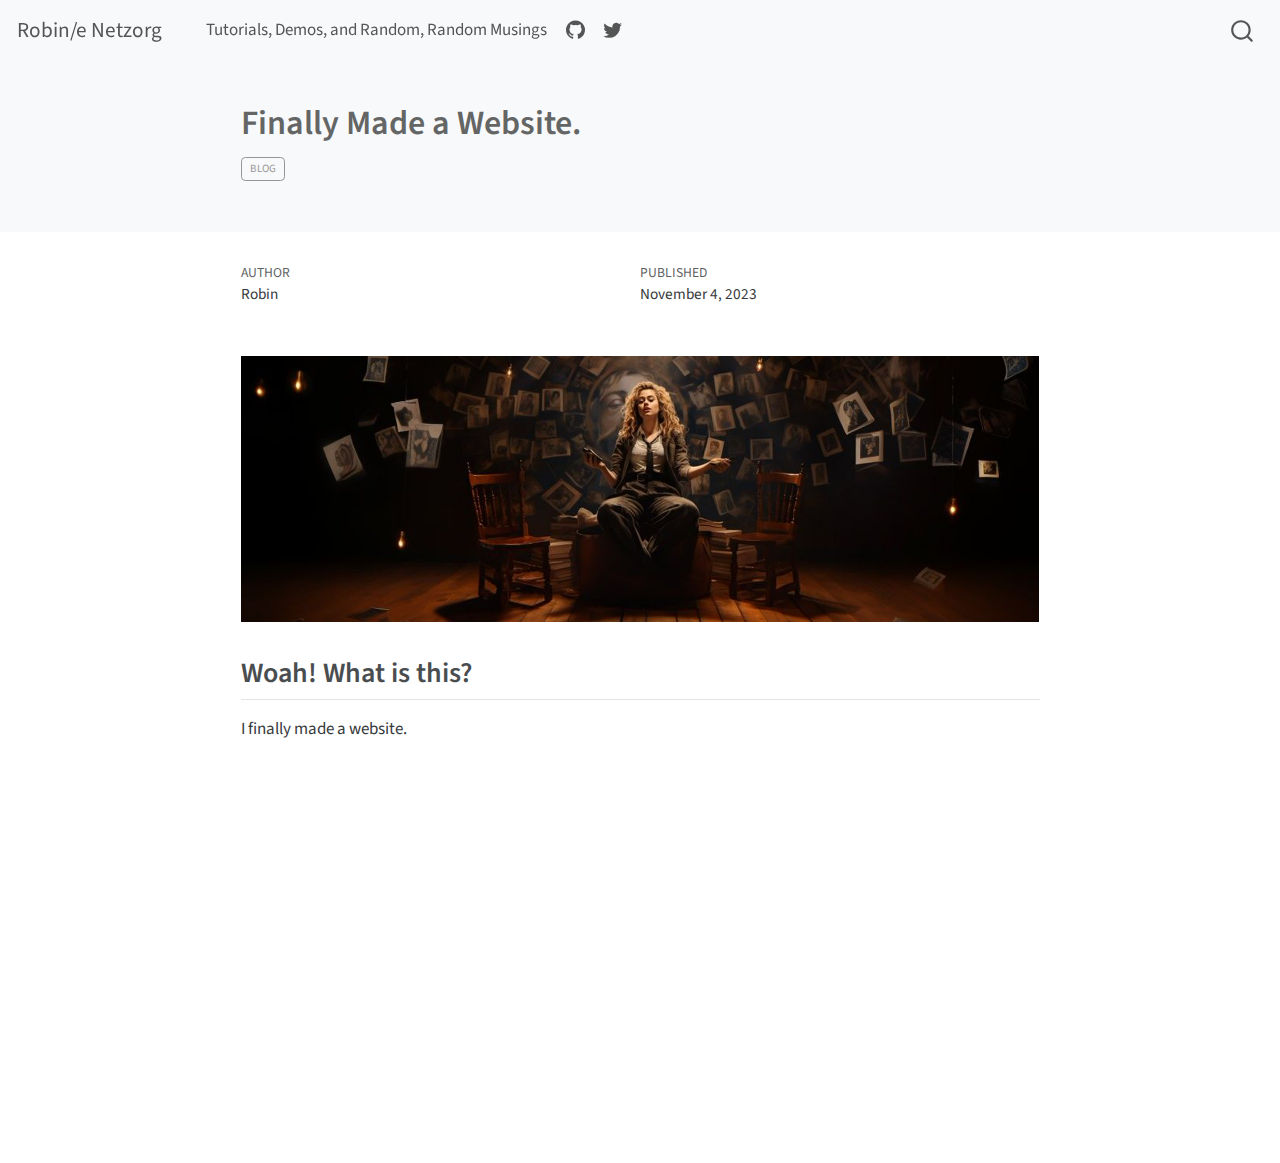
<file: docs/posts/welcome/index.html>
<!DOCTYPE html>
<html xmlns="http://www.w3.org/1999/xhtml" lang="en" xml:lang="en"><head>

<meta charset="utf-8">
<meta name="generator" content="quarto-1.3.450">

<meta name="viewport" content="width=device-width, initial-scale=1.0, user-scalable=yes">

<meta name="author" content="Robin">
<meta name="dcterms.date" content="2023-11-04">

<title>Robin/e Netzorg - Finally Made a Website.</title>
<style>
code{white-space: pre-wrap;}
span.smallcaps{font-variant: small-caps;}
div.columns{display: flex; gap: min(4vw, 1.5em);}
div.column{flex: auto; overflow-x: auto;}
div.hanging-indent{margin-left: 1.5em; text-indent: -1.5em;}
ul.task-list{list-style: none;}
ul.task-list li input[type="checkbox"] {
  width: 0.8em;
  margin: 0 0.8em 0.2em -1em; /* quarto-specific, see https://github.com/quarto-dev/quarto-cli/issues/4556 */ 
  vertical-align: middle;
}
</style>


<script src="../../site_libs/quarto-nav/quarto-nav.js"></script>
<script src="../../site_libs/quarto-nav/headroom.min.js"></script>
<script src="../../site_libs/clipboard/clipboard.min.js"></script>
<script src="../../site_libs/quarto-search/autocomplete.umd.js"></script>
<script src="../../site_libs/quarto-search/fuse.min.js"></script>
<script src="../../site_libs/quarto-search/quarto-search.js"></script>
<meta name="quarto:offset" content="../../">
<script src="../../site_libs/quarto-html/quarto.js"></script>
<script src="../../site_libs/quarto-html/popper.min.js"></script>
<script src="../../site_libs/quarto-html/tippy.umd.min.js"></script>
<script src="../../site_libs/quarto-html/anchor.min.js"></script>
<link href="../../site_libs/quarto-html/tippy.css" rel="stylesheet">
<link href="../../site_libs/quarto-html/quarto-syntax-highlighting.css" rel="stylesheet" id="quarto-text-highlighting-styles">
<script src="../../site_libs/bootstrap/bootstrap.min.js"></script>
<link href="../../site_libs/bootstrap/bootstrap-icons.css" rel="stylesheet">
<link href="../../site_libs/bootstrap/bootstrap.min.css" rel="stylesheet" id="quarto-bootstrap" data-mode="light">
<script id="quarto-search-options" type="application/json">{
  "location": "navbar",
  "copy-button": false,
  "collapse-after": 3,
  "panel-placement": "end",
  "type": "overlay",
  "limit": 20,
  "language": {
    "search-no-results-text": "No results",
    "search-matching-documents-text": "matching documents",
    "search-copy-link-title": "Copy link to search",
    "search-hide-matches-text": "Hide additional matches",
    "search-more-match-text": "more match in this document",
    "search-more-matches-text": "more matches in this document",
    "search-clear-button-title": "Clear",
    "search-detached-cancel-button-title": "Cancel",
    "search-submit-button-title": "Submit",
    "search-label": "Search"
  }
}</script>


<link rel="stylesheet" href="../../styles.css">
</head>

<body class="nav-fixed fullcontent">

<div id="quarto-search-results"></div>
  <header id="quarto-header" class="headroom fixed-top">
    <nav class="navbar navbar-expand-lg navbar-dark ">
      <div class="navbar-container container-fluid">
      <div class="navbar-brand-container">
    <a class="navbar-brand" href="../../index.html">
    <span class="navbar-title">Robin/e Netzorg</span>
    </a>
  </div>
            <div id="quarto-search" class="" title="Search"></div>
          <button class="navbar-toggler" type="button" data-bs-toggle="collapse" data-bs-target="#navbarCollapse" aria-controls="navbarCollapse" aria-expanded="false" aria-label="Toggle navigation" onclick="if (window.quartoToggleHeadroom) { window.quartoToggleHeadroom(); }">
  <span class="navbar-toggler-icon"></span>
</button>
          <div class="collapse navbar-collapse" id="navbarCollapse">
            <ul class="navbar-nav navbar-nav-scroll me-auto">
  <li class="nav-item">
    <a class="nav-link" href="../../posts.html" rel="" target="">
 <span class="menu-text">Tutorials, Demos, and Random, Random Musings</span></a>
  </li>  
  <li class="nav-item compact">
    <a class="nav-link" href="https://github.com/robbizorg" rel="" target=""><i class="bi bi-github" role="img">
</i> 
 <span class="menu-text"></span></a>
  </li>  
  <li class="nav-item compact">
    <a class="nav-link" href="https://twitter.com/RNetzorg" rel="" target=""><i class="bi bi-twitter" role="img">
</i> 
 <span class="menu-text"></span></a>
  </li>  
</ul>
            <div class="quarto-navbar-tools ms-auto">
</div>
          </div> <!-- /navcollapse -->
      </div> <!-- /container-fluid -->
    </nav>
</header>
<!-- content -->
<header id="title-block-header" class="quarto-title-block default page-columns page-full">
  <div class="quarto-title-banner page-columns page-full">
    <div class="quarto-title column-body">
      <h1 class="title">Finally Made a Website.</h1>
                                <div class="quarto-categories">
                <div class="quarto-category">blog</div>
              </div>
                  </div>
  </div>
    
  
  <div class="quarto-title-meta">

      <div>
      <div class="quarto-title-meta-heading">Author</div>
      <div class="quarto-title-meta-contents">
               <p>Robin </p>
            </div>
    </div>
      
      <div>
      <div class="quarto-title-meta-heading">Published</div>
      <div class="quarto-title-meta-contents">
        <p class="date">November 4, 2023</p>
      </div>
    </div>
    
      
    </div>
    
  
  </header><div id="quarto-content" class="quarto-container page-columns page-rows-contents page-layout-article page-navbar">
<!-- sidebar -->
<!-- margin-sidebar -->
    
<!-- main -->
<main class="content quarto-banner-title-block" id="quarto-document-content">




<p><img src="thumbnail.jpeg" class="img-fluid"></p>
<section id="woah-what-is-this" class="level2">
<h2 class="anchored" data-anchor-id="woah-what-is-this">Woah! What is this?</h2>
<p>I finally made a website.</p>


</section>

</main> <!-- /main -->
<script id="quarto-html-after-body" type="application/javascript">
window.document.addEventListener("DOMContentLoaded", function (event) {
  const toggleBodyColorMode = (bsSheetEl) => {
    const mode = bsSheetEl.getAttribute("data-mode");
    const bodyEl = window.document.querySelector("body");
    if (mode === "dark") {
      bodyEl.classList.add("quarto-dark");
      bodyEl.classList.remove("quarto-light");
    } else {
      bodyEl.classList.add("quarto-light");
      bodyEl.classList.remove("quarto-dark");
    }
  }
  const toggleBodyColorPrimary = () => {
    const bsSheetEl = window.document.querySelector("link#quarto-bootstrap");
    if (bsSheetEl) {
      toggleBodyColorMode(bsSheetEl);
    }
  }
  toggleBodyColorPrimary();  
  const icon = "";
  const anchorJS = new window.AnchorJS();
  anchorJS.options = {
    placement: 'right',
    icon: icon
  };
  anchorJS.add('.anchored');
  const isCodeAnnotation = (el) => {
    for (const clz of el.classList) {
      if (clz.startsWith('code-annotation-')) {                     
        return true;
      }
    }
    return false;
  }
  const clipboard = new window.ClipboardJS('.code-copy-button', {
    text: function(trigger) {
      const codeEl = trigger.previousElementSibling.cloneNode(true);
      for (const childEl of codeEl.children) {
        if (isCodeAnnotation(childEl)) {
          childEl.remove();
        }
      }
      return codeEl.innerText;
    }
  });
  clipboard.on('success', function(e) {
    // button target
    const button = e.trigger;
    // don't keep focus
    button.blur();
    // flash "checked"
    button.classList.add('code-copy-button-checked');
    var currentTitle = button.getAttribute("title");
    button.setAttribute("title", "Copied!");
    let tooltip;
    if (window.bootstrap) {
      button.setAttribute("data-bs-toggle", "tooltip");
      button.setAttribute("data-bs-placement", "left");
      button.setAttribute("data-bs-title", "Copied!");
      tooltip = new bootstrap.Tooltip(button, 
        { trigger: "manual", 
          customClass: "code-copy-button-tooltip",
          offset: [0, -8]});
      tooltip.show();    
    }
    setTimeout(function() {
      if (tooltip) {
        tooltip.hide();
        button.removeAttribute("data-bs-title");
        button.removeAttribute("data-bs-toggle");
        button.removeAttribute("data-bs-placement");
      }
      button.setAttribute("title", currentTitle);
      button.classList.remove('code-copy-button-checked');
    }, 1000);
    // clear code selection
    e.clearSelection();
  });
  function tippyHover(el, contentFn) {
    const config = {
      allowHTML: true,
      content: contentFn,
      maxWidth: 500,
      delay: 100,
      arrow: false,
      appendTo: function(el) {
          return el.parentElement;
      },
      interactive: true,
      interactiveBorder: 10,
      theme: 'quarto',
      placement: 'bottom-start'
    };
    window.tippy(el, config); 
  }
  const noterefs = window.document.querySelectorAll('a[role="doc-noteref"]');
  for (var i=0; i<noterefs.length; i++) {
    const ref = noterefs[i];
    tippyHover(ref, function() {
      // use id or data attribute instead here
      let href = ref.getAttribute('data-footnote-href') || ref.getAttribute('href');
      try { href = new URL(href).hash; } catch {}
      const id = href.replace(/^#\/?/, "");
      const note = window.document.getElementById(id);
      return note.innerHTML;
    });
  }
      let selectedAnnoteEl;
      const selectorForAnnotation = ( cell, annotation) => {
        let cellAttr = 'data-code-cell="' + cell + '"';
        let lineAttr = 'data-code-annotation="' +  annotation + '"';
        const selector = 'span[' + cellAttr + '][' + lineAttr + ']';
        return selector;
      }
      const selectCodeLines = (annoteEl) => {
        const doc = window.document;
        const targetCell = annoteEl.getAttribute("data-target-cell");
        const targetAnnotation = annoteEl.getAttribute("data-target-annotation");
        const annoteSpan = window.document.querySelector(selectorForAnnotation(targetCell, targetAnnotation));
        const lines = annoteSpan.getAttribute("data-code-lines").split(",");
        const lineIds = lines.map((line) => {
          return targetCell + "-" + line;
        })
        let top = null;
        let height = null;
        let parent = null;
        if (lineIds.length > 0) {
            //compute the position of the single el (top and bottom and make a div)
            const el = window.document.getElementById(lineIds[0]);
            top = el.offsetTop;
            height = el.offsetHeight;
            parent = el.parentElement.parentElement;
          if (lineIds.length > 1) {
            const lastEl = window.document.getElementById(lineIds[lineIds.length - 1]);
            const bottom = lastEl.offsetTop + lastEl.offsetHeight;
            height = bottom - top;
          }
          if (top !== null && height !== null && parent !== null) {
            // cook up a div (if necessary) and position it 
            let div = window.document.getElementById("code-annotation-line-highlight");
            if (div === null) {
              div = window.document.createElement("div");
              div.setAttribute("id", "code-annotation-line-highlight");
              div.style.position = 'absolute';
              parent.appendChild(div);
            }
            div.style.top = top - 2 + "px";
            div.style.height = height + 4 + "px";
            let gutterDiv = window.document.getElementById("code-annotation-line-highlight-gutter");
            if (gutterDiv === null) {
              gutterDiv = window.document.createElement("div");
              gutterDiv.setAttribute("id", "code-annotation-line-highlight-gutter");
              gutterDiv.style.position = 'absolute';
              const codeCell = window.document.getElementById(targetCell);
              const gutter = codeCell.querySelector('.code-annotation-gutter');
              gutter.appendChild(gutterDiv);
            }
            gutterDiv.style.top = top - 2 + "px";
            gutterDiv.style.height = height + 4 + "px";
          }
          selectedAnnoteEl = annoteEl;
        }
      };
      const unselectCodeLines = () => {
        const elementsIds = ["code-annotation-line-highlight", "code-annotation-line-highlight-gutter"];
        elementsIds.forEach((elId) => {
          const div = window.document.getElementById(elId);
          if (div) {
            div.remove();
          }
        });
        selectedAnnoteEl = undefined;
      };
      // Attach click handler to the DT
      const annoteDls = window.document.querySelectorAll('dt[data-target-cell]');
      for (const annoteDlNode of annoteDls) {
        annoteDlNode.addEventListener('click', (event) => {
          const clickedEl = event.target;
          if (clickedEl !== selectedAnnoteEl) {
            unselectCodeLines();
            const activeEl = window.document.querySelector('dt[data-target-cell].code-annotation-active');
            if (activeEl) {
              activeEl.classList.remove('code-annotation-active');
            }
            selectCodeLines(clickedEl);
            clickedEl.classList.add('code-annotation-active');
          } else {
            // Unselect the line
            unselectCodeLines();
            clickedEl.classList.remove('code-annotation-active');
          }
        });
      }
  const findCites = (el) => {
    const parentEl = el.parentElement;
    if (parentEl) {
      const cites = parentEl.dataset.cites;
      if (cites) {
        return {
          el,
          cites: cites.split(' ')
        };
      } else {
        return findCites(el.parentElement)
      }
    } else {
      return undefined;
    }
  };
  var bibliorefs = window.document.querySelectorAll('a[role="doc-biblioref"]');
  for (var i=0; i<bibliorefs.length; i++) {
    const ref = bibliorefs[i];
    const citeInfo = findCites(ref);
    if (citeInfo) {
      tippyHover(citeInfo.el, function() {
        var popup = window.document.createElement('div');
        citeInfo.cites.forEach(function(cite) {
          var citeDiv = window.document.createElement('div');
          citeDiv.classList.add('hanging-indent');
          citeDiv.classList.add('csl-entry');
          var biblioDiv = window.document.getElementById('ref-' + cite);
          if (biblioDiv) {
            citeDiv.innerHTML = biblioDiv.innerHTML;
          }
          popup.appendChild(citeDiv);
        });
        return popup.innerHTML;
      });
    }
  }
});
</script>
</div> <!-- /content -->



</body></html>
</file>
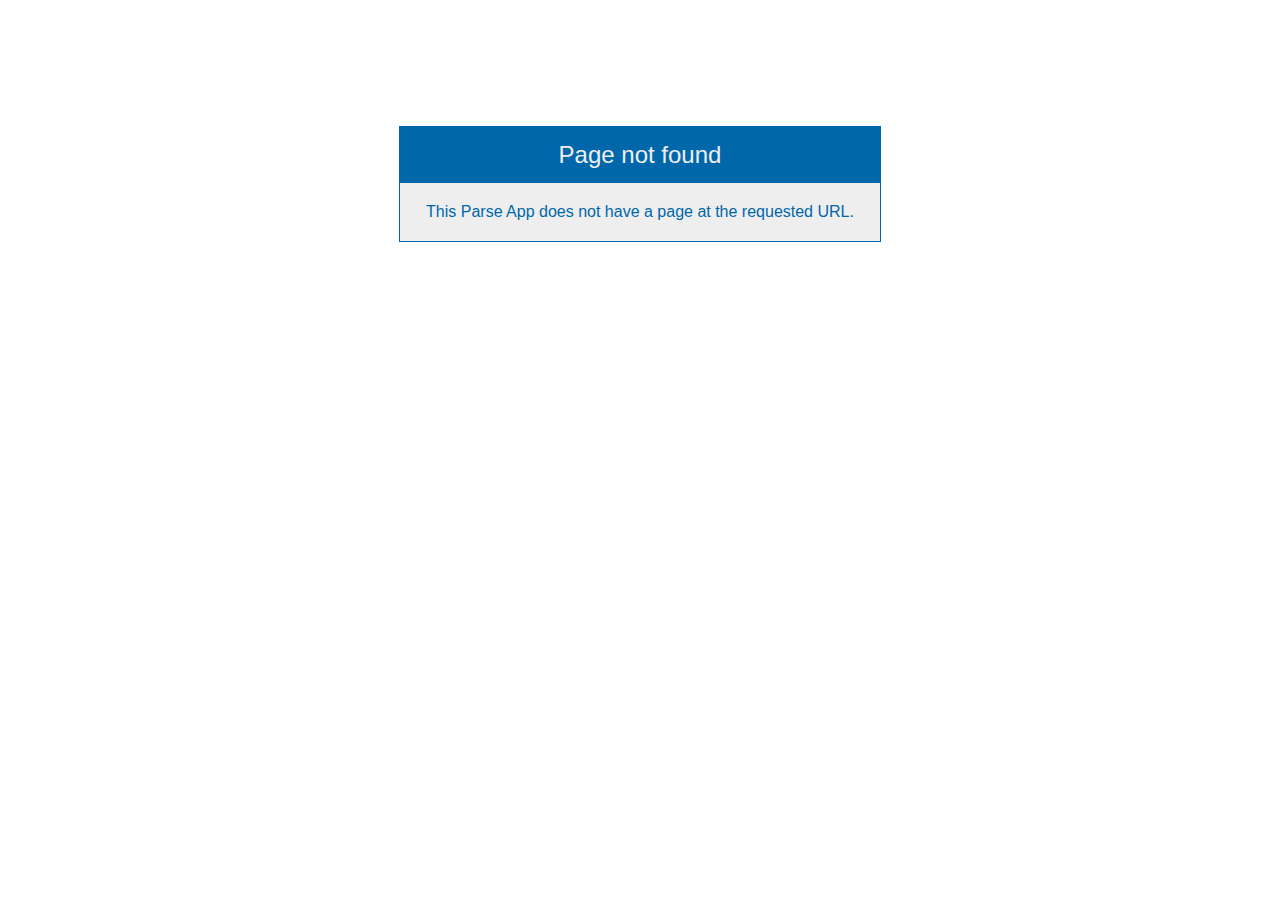
<file: Popover requires tooltip.html>
<!DOCTYPE html>
<html>
<head>
  <title>Parse Hosting – no such page</title>
  <style type="text/css">
    body {
      background-color: #fff;
      color: #0067ab;
      font-family: arial, sans-serif;
      text-align: center;
    }

    div.dialog {
      background-color: #eee;
      width: 30em;
      border: 1px solid #0067ab;
      margin: 10% auto;
    }

    h1 {
      font-weight: normal;
      font-size: 150%;
      background-color: #0067ab;
      color: #eee;
      line-height: 1.5em;
      padding: 10px 20px;
      margin: 0;
    }

    p {
      padding: 20px;
      margin: 0;
    }
  </style>
</head>

<body>
  <div class="dialog">
    <h1>Page not found</h1>
    <p>This Parse App does not have a page at the requested URL.</p>
  </div>
</body>
</html>
</file>
<file: assets/js/typed.js-master/main.css>
@import url(http://fonts.googleapis.com/css?family=Ubuntu:400,500);

*{
	padding:0;
	margin:0;
}

body{
	font-family: "Ubuntu", sans-serif;
	font-size: 100%;
	background:#f8f8f8;
}

a{
	text-decoration: none;
	color:#666;
}
	a:hover{
		color:#999;
	}
p{
	line-height: 2em;
	margin:0 0 20px;
	text-align: center;
}

.wrap{
	max-width: 600px;
	margin:150px auto;
}

.type-wrap{
	margin:10px auto;
	padding:20px;
	background:#f0f0f0;
	border-radius:5px;
	border:#CCC 1px solid;
}

.links{
	margin:20px 0;
	font-size: 0.75em;
	text-align: center;
}
</file>
<file: docs/site_libs/quarto-html/tippy.css>
.tippy-box[data-animation=fade][data-state=hidden]{opacity:0}[data-tippy-root]{max-width:calc(100vw - 10px)}.tippy-box{position:relative;background-color:#333;color:#fff;border-radius:4px;font-size:14px;line-height:1.4;white-space:normal;outline:0;transition-property:transform,visibility,opacity}.tippy-box[data-placement^=top]>.tippy-arrow{bottom:0}.tippy-box[data-placement^=top]>.tippy-arrow:before{bottom:-7px;left:0;border-width:8px 8px 0;border-top-color:initial;transform-origin:center top}.tippy-box[data-placement^=bottom]>.tippy-arrow{top:0}.tippy-box[data-placement^=bottom]>.tippy-arrow:before{top:-7px;left:0;border-width:0 8px 8px;border-bottom-color:initial;transform-origin:center bottom}.tippy-box[data-placement^=left]>.tippy-arrow{right:0}.tippy-box[data-placement^=left]>.tippy-arrow:before{border-width:8px 0 8px 8px;border-left-color:initial;right:-7px;transform-origin:center left}.tippy-box[data-placement^=right]>.tippy-arrow{left:0}.tippy-box[data-placement^=right]>.tippy-arrow:before{left:-7px;border-width:8px 8px 8px 0;border-right-color:initial;transform-origin:center right}.tippy-box[data-inertia][data-state=visible]{transition-timing-function:cubic-bezier(.54,1.5,.38,1.11)}.tippy-arrow{width:16px;height:16px;color:#333}.tippy-arrow:before{content:"";position:absolute;border-color:transparent;border-style:solid}.tippy-content{position:relative;padding:5px 9px;z-index:1}
</file>
<file: docs/site_libs/quarto-html/quarto-syntax-highlighting.css>
/* quarto syntax highlight colors */
:root {
  --quarto-hl-ot-color: #003B4F;
  --quarto-hl-at-color: #657422;
  --quarto-hl-ss-color: #20794D;
  --quarto-hl-an-color: #5E5E5E;
  --quarto-hl-fu-color: #4758AB;
  --quarto-hl-st-color: #20794D;
  --quarto-hl-cf-color: #003B4F;
  --quarto-hl-op-color: #5E5E5E;
  --quarto-hl-er-color: #AD0000;
  --quarto-hl-bn-color: #AD0000;
  --quarto-hl-al-color: #AD0000;
  --quarto-hl-va-color: #111111;
  --quarto-hl-bu-color: inherit;
  --quarto-hl-ex-color: inherit;
  --quarto-hl-pp-color: #AD0000;
  --quarto-hl-in-color: #5E5E5E;
  --quarto-hl-vs-color: #20794D;
  --quarto-hl-wa-color: #5E5E5E;
  --quarto-hl-do-color: #5E5E5E;
  --quarto-hl-im-color: #00769E;
  --quarto-hl-ch-color: #20794D;
  --quarto-hl-dt-color: #AD0000;
  --quarto-hl-fl-color: #AD0000;
  --quarto-hl-co-color: #5E5E5E;
  --quarto-hl-cv-color: #5E5E5E;
  --quarto-hl-cn-color: #8f5902;
  --quarto-hl-sc-color: #5E5E5E;
  --quarto-hl-dv-color: #AD0000;
  --quarto-hl-kw-color: #003B4F;
}

/* other quarto variables */
:root {
  --quarto-font-monospace: SFMono-Regular, Menlo, Monaco, Consolas, "Liberation Mono", "Courier New", monospace;
}

pre > code.sourceCode > span {
  color: #003B4F;
}

code span {
  color: #003B4F;
}

code.sourceCode > span {
  color: #003B4F;
}

div.sourceCode,
div.sourceCode pre.sourceCode {
  color: #003B4F;
}

code span.ot {
  color: #003B4F;
  font-style: inherit;
}

code span.at {
  color: #657422;
  font-style: inherit;
}

code span.ss {
  color: #20794D;
  font-style: inherit;
}

code span.an {
  color: #5E5E5E;
  font-style: inherit;
}

code span.fu {
  color: #4758AB;
  font-style: inherit;
}

code span.st {
  color: #20794D;
  font-style: inherit;
}

code span.cf {
  color: #003B4F;
  font-style: inherit;
}

code span.op {
  color: #5E5E5E;
  font-style: inherit;
}

code span.er {
  color: #AD0000;
  font-style: inherit;
}

code span.bn {
  color: #AD0000;
  font-style: inherit;
}

code span.al {
  color: #AD0000;
  font-style: inherit;
}

code span.va {
  color: #111111;
  font-style: inherit;
}

code span.bu {
  font-style: inherit;
}

code span.ex {
  font-style: inherit;
}

code span.pp {
  color: #AD0000;
  font-style: inherit;
}

code span.in {
  color: #5E5E5E;
  font-style: inherit;
}

code span.vs {
  color: #20794D;
  font-style: inherit;
}

code span.wa {
  color: #5E5E5E;
  font-style: italic;
}

code span.do {
  color: #5E5E5E;
  font-style: italic;
}

code span.im {
  color: #00769E;
  font-style: inherit;
}

code span.ch {
  color: #20794D;
  font-style: inherit;
}

code span.dt {
  color: #AD0000;
  font-style: inherit;
}

code span.fl {
  color: #AD0000;
  font-style: inherit;
}

code span.co {
  color: #5E5E5E;
  font-style: inherit;
}

code span.cv {
  color: #5E5E5E;
  font-style: italic;
}

code span.cn {
  color: #8f5902;
  font-style: inherit;
}

code span.sc {
  color: #5E5E5E;
  font-style: inherit;
}

code span.dv {
  color: #AD0000;
  font-style: inherit;
}

code span.kw {
  color: #003B4F;
  font-style: inherit;
}

.prevent-inlining {
  content: "</";
}

/*# sourceMappingURL=debc5d5d77c3f9108843748ff7464032.css.map */
</file>
<file: docs/styles.css>
/* css styles */

.trans_blue {
    color: #5BCEFA;
    text-shadow: -1px 1px 8px  rgba(0, 0, 0, 0.5);
}

.trans_pink {
    color: #F5A9B8;
    text-shadow: -2px 2px 8px  rgba(0, 0, 0, 0.5);
}

.trans_white {
    color: #FFFFFF;
    text-shadow: -0px 0px 4px rgba(0, 0, 0, 0.8);  /* Darker shadow for depth */

}

.no-underline a {
    text-decoration: none;
}

#research-listing {
clear: both; /* This will ensure the listing starts below the floated elements */
}

.paper-link a {
    text-align: center;
}
</file>
